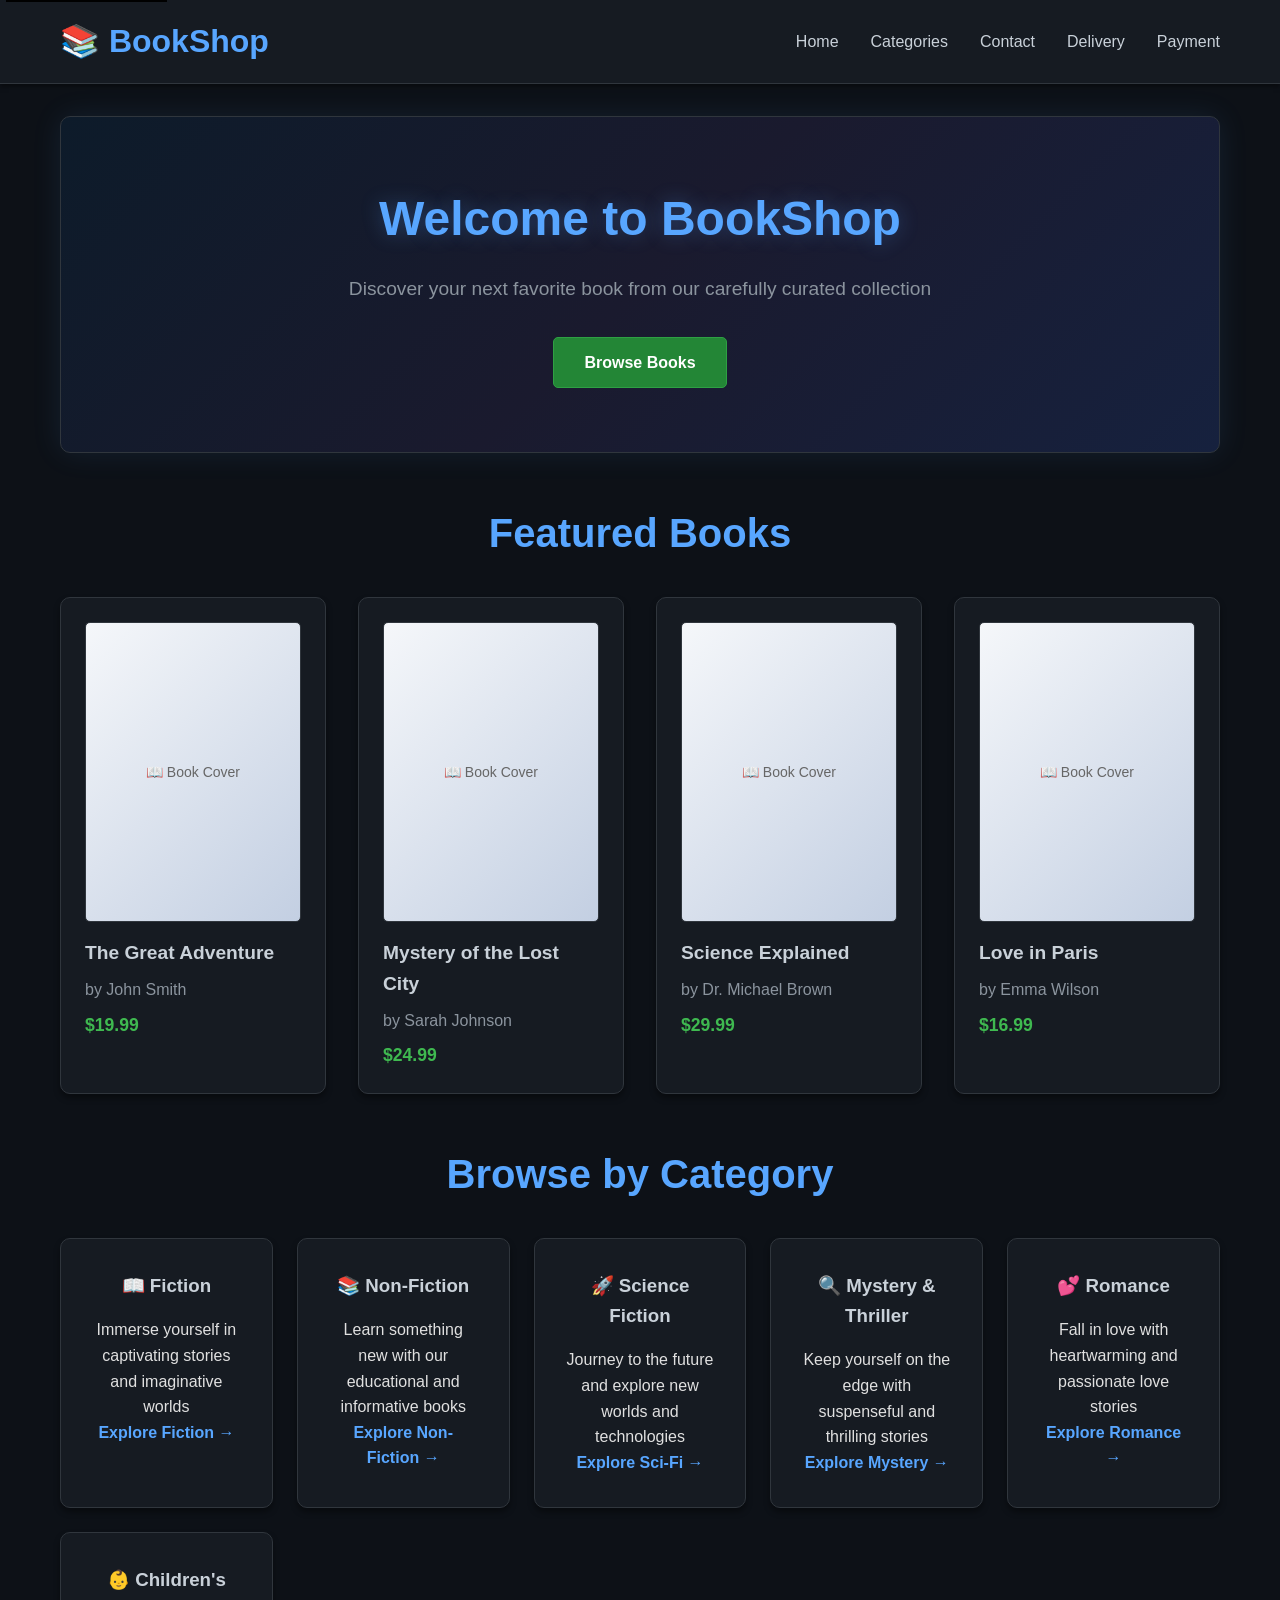
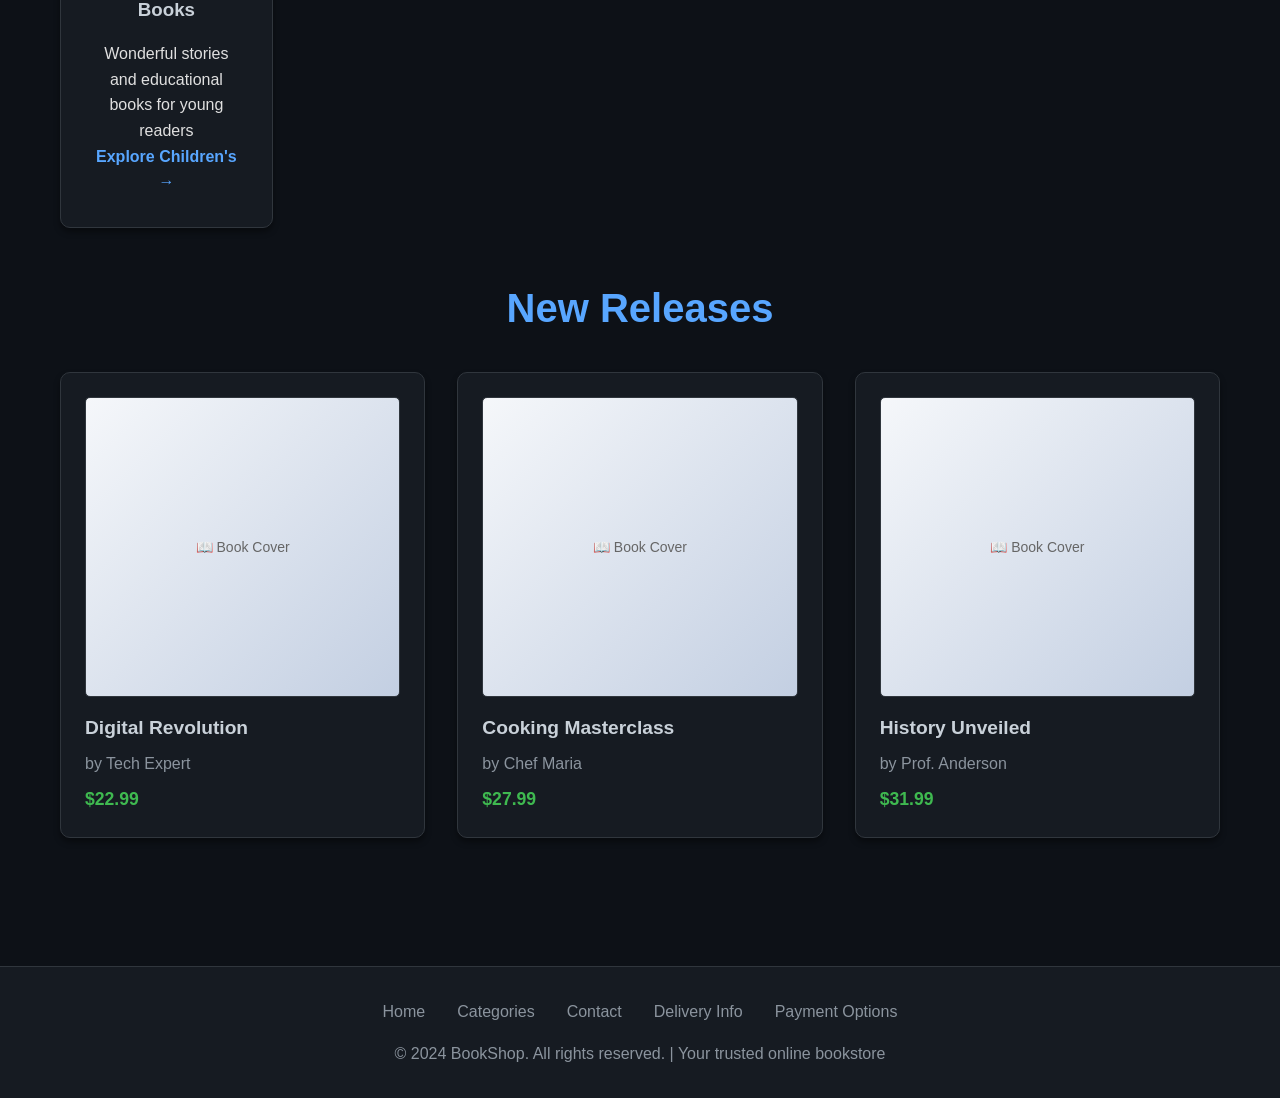
<file: index.html>
<!DOCTYPE html>
<html lang="en">
<head>
    <meta charset="UTF-8">
    <meta name="viewport" content="width=device-width, initial-scale=1.0">
    <title>BookShop - Your Literary Adventure Starts Here</title>
    <meta name="description" content="Discover amazing books across all genres. Fiction, non-fiction, science, history and more. Fast delivery and secure payment options.">
    <link rel="stylesheet" href="css/styles.css">
</head>
<body>
    <header>
        <div class="header-container">
            <a href="index.html" class="logo">📚 BookShop</a>
            <nav>
                <ul>
                    <li><a href="index.html">Home</a></li>
                    <li><a href="categories.html">Categories</a></li>
                    <li><a href="contact.html">Contact</a></li>
                    <li><a href="delivery.html">Delivery</a></li>
                    <li><a href="payment.html">Payment</a></li>
                </ul>
            </nav>
        </div>
    </header>

    <main>
        <!-- Hero Section -->
        <section class="hero">
            <h1>Welcome to BookShop</h1>
            <p>Discover your next favorite book from our carefully curated collection</p>
            <a href="categories.html" class="cta-button">Browse Books</a>
        </section>

        <!-- Featured Books Section -->
        <section class="section">
            <h2>Featured Books</h2>
            <div class="book-grid">
                <div class="book-card">
                    <div class="book-cover">Book Cover Image</div>
                    <div class="book-title">The Great Adventure</div>
                    <div class="book-author">by John Smith</div>
                    <div class="book-price">$19.99</div>
                </div>
                <div class="book-card">
                    <div class="book-cover">Book Cover Image</div>
                    <div class="book-title">Mystery of the Lost City</div>
                    <div class="book-author">by Sarah Johnson</div>
                    <div class="book-price">$24.99</div>
                </div>
                <div class="book-card">
                    <div class="book-cover">Book Cover Image</div>
                    <div class="book-title">Science Explained</div>
                    <div class="book-author">by Dr. Michael Brown</div>
                    <div class="book-price">$29.99</div>
                </div>
                <div class="book-card">
                    <div class="book-cover">Book Cover Image</div>
                    <div class="book-title">Love in Paris</div>
                    <div class="book-author">by Emma Wilson</div>
                    <div class="book-price">$16.99</div>
                </div>
            </div>
        </section>

        <!-- Categories Preview -->
        <section class="section">
            <h2>Browse by Category</h2>
            <div class="categories-grid">
                <div class="category-card">
                    <h3>📖 Fiction</h3>
                    <p>Immerse yourself in captivating stories and imaginative worlds</p>
                    <a href="categories.html#fiction">Explore Fiction →</a>
                </div>
                <div class="category-card">
                    <h3>📚 Non-Fiction</h3>
                    <p>Learn something new with our educational and informative books</p>
                    <a href="categories.html#non-fiction">Explore Non-Fiction →</a>
                </div>
                <div class="category-card">
                    <h3>🚀 Science Fiction</h3>
                    <p>Journey to the future and explore new worlds and technologies</p>
                    <a href="categories.html#sci-fi">Explore Sci-Fi →</a>
                </div>
                <div class="category-card">
                    <h3>🔍 Mystery & Thriller</h3>
                    <p>Keep yourself on the edge with suspenseful and thrilling stories</p>
                    <a href="categories.html#mystery">Explore Mystery →</a>
                </div>
                <div class="category-card">
                    <h3>💕 Romance</h3>
                    <p>Fall in love with heartwarming and passionate love stories</p>
                    <a href="categories.html#romance">Explore Romance →</a>
                </div>
                <div class="category-card">
                    <h3>👶 Children's Books</h3>
                    <p>Wonderful stories and educational books for young readers</p>
                    <a href="categories.html#children">Explore Children's →</a>
                </div>
            </div>
        </section>

        <!-- New Releases -->
        <section class="section">
            <h2>New Releases</h2>
            <div class="book-grid">
                <div class="book-card">
                    <div class="book-cover">Book Cover Image</div>
                    <div class="book-title">Digital Revolution</div>
                    <div class="book-author">by Tech Expert</div>
                    <div class="book-price">$22.99</div>
                </div>
                <div class="book-card">
                    <div class="book-cover">Book Cover Image</div>
                    <div class="book-title">Cooking Masterclass</div>
                    <div class="book-author">by Chef Maria</div>
                    <div class="book-price">$27.99</div>
                </div>
                <div class="book-card">
                    <div class="book-cover">Book Cover Image</div>
                    <div class="book-title">History Unveiled</div>
                    <div class="book-author">by Prof. Anderson</div>
                    <div class="book-price">$31.99</div>
                </div>
            </div>
        </section>
    </main>

    <footer>
        <div class="footer-content">
            <div class="footer-links">
                <a href="index.html">Home</a>
                <a href="categories.html">Categories</a>
                <a href="contact.html">Contact</a>
                <a href="delivery.html">Delivery Info</a>
                <a href="payment.html">Payment Options</a>
            </div>
            <p>&copy; 2024 BookShop. All rights reserved. | Your trusted online bookstore</p>
        </div>
    </footer>

    <script src="js/main.js"></script>
</body>
</html>
</file>
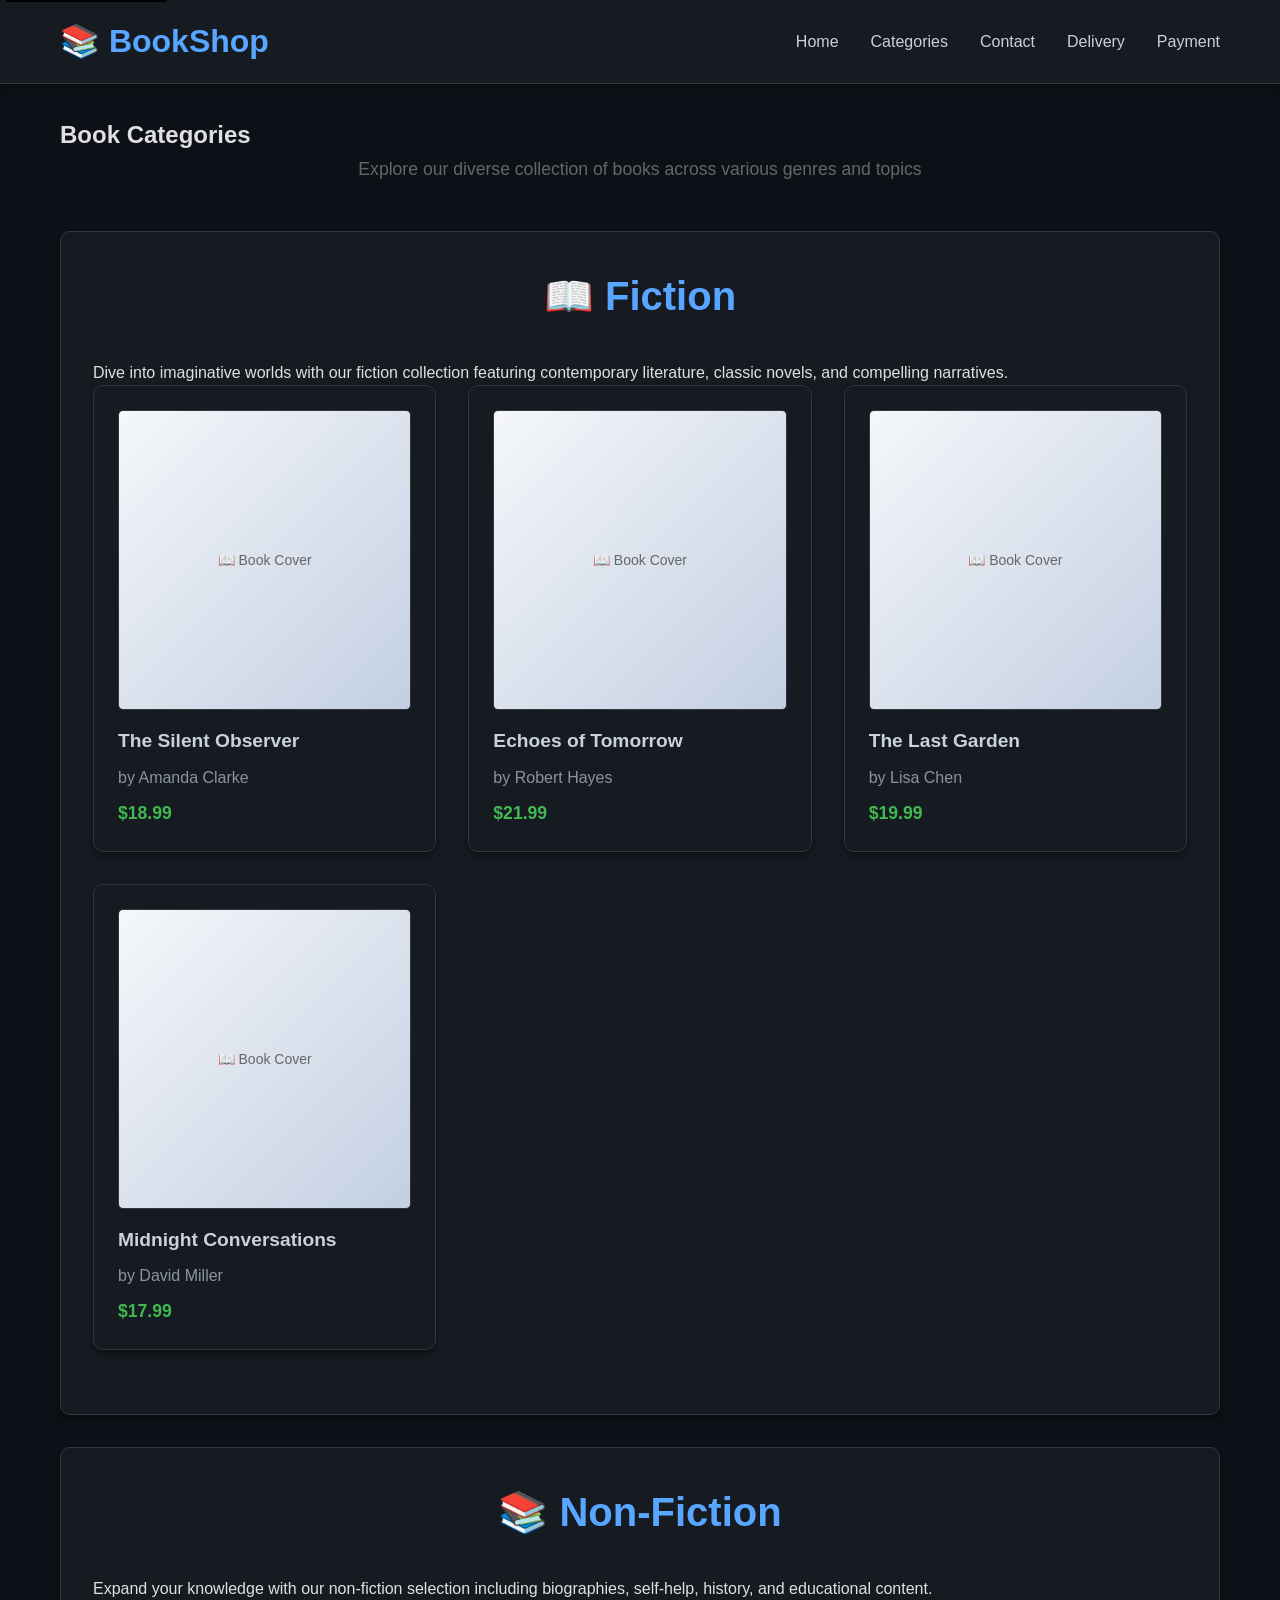
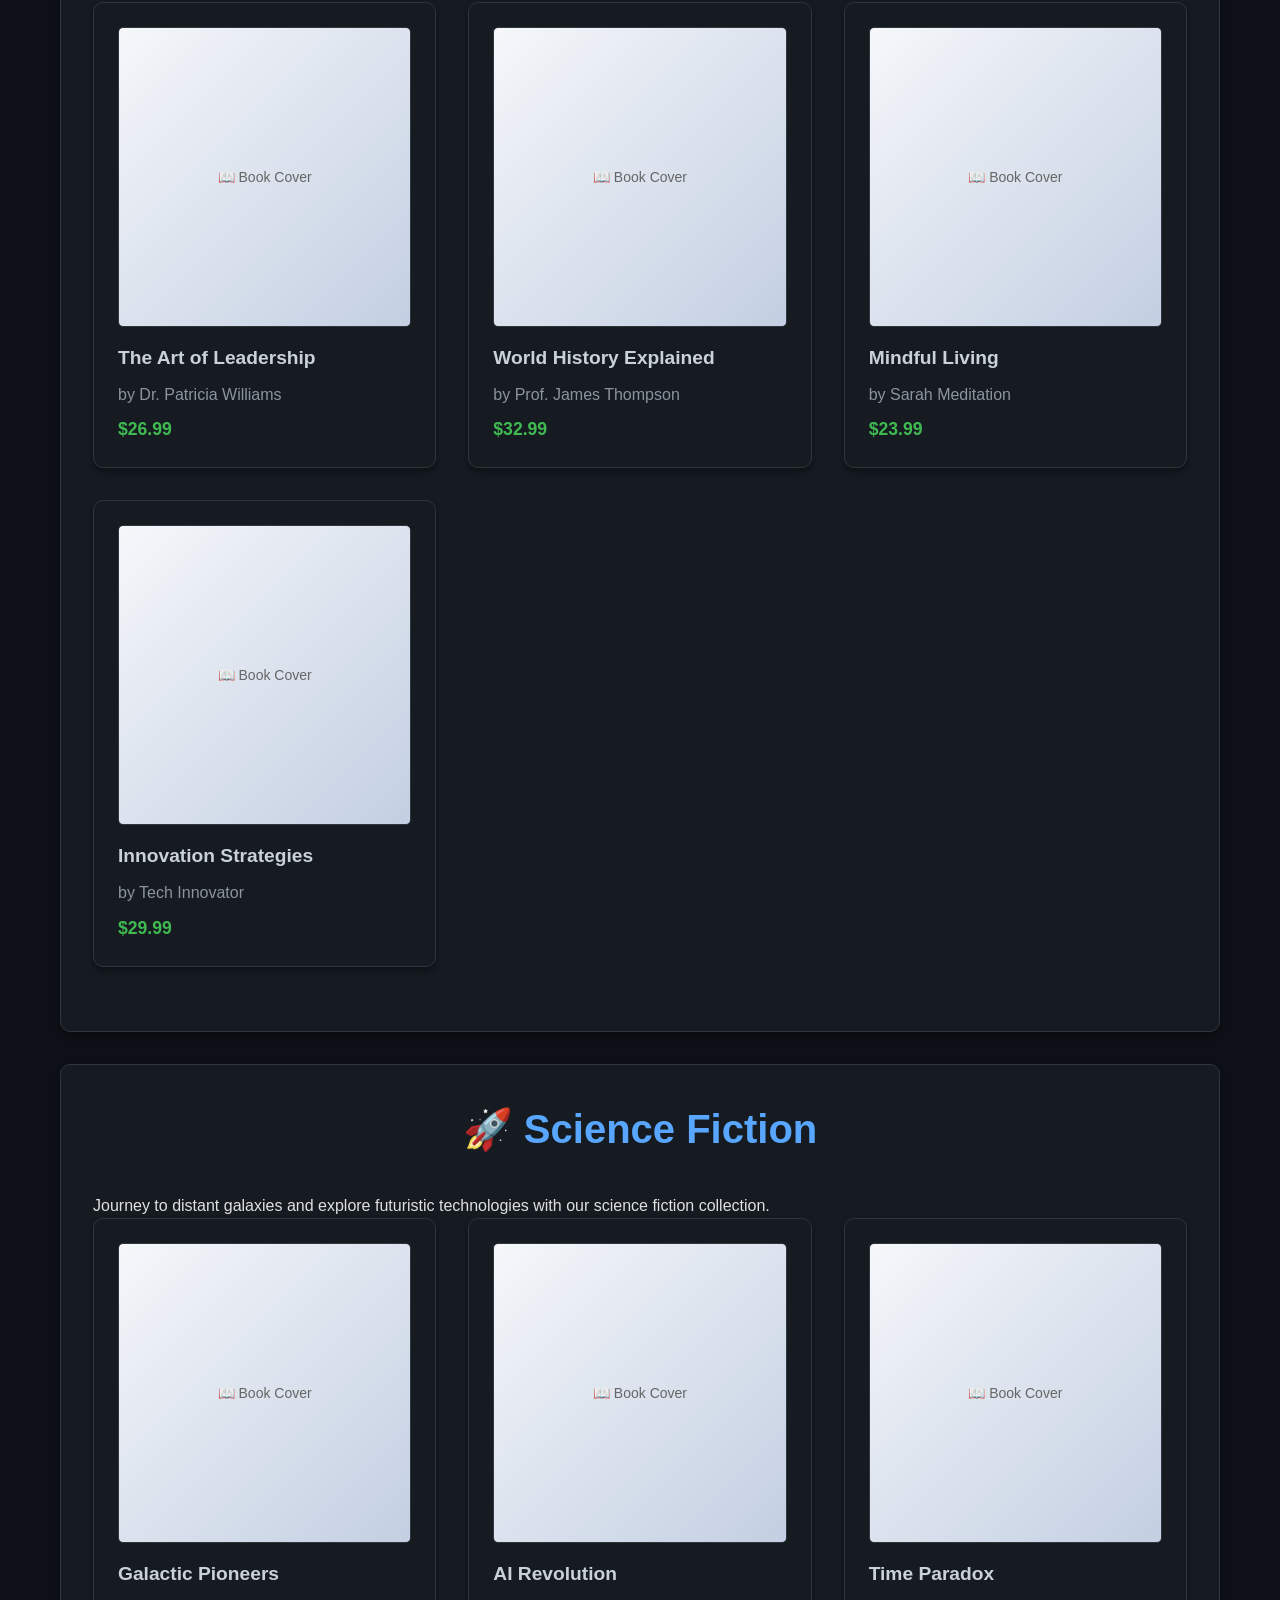
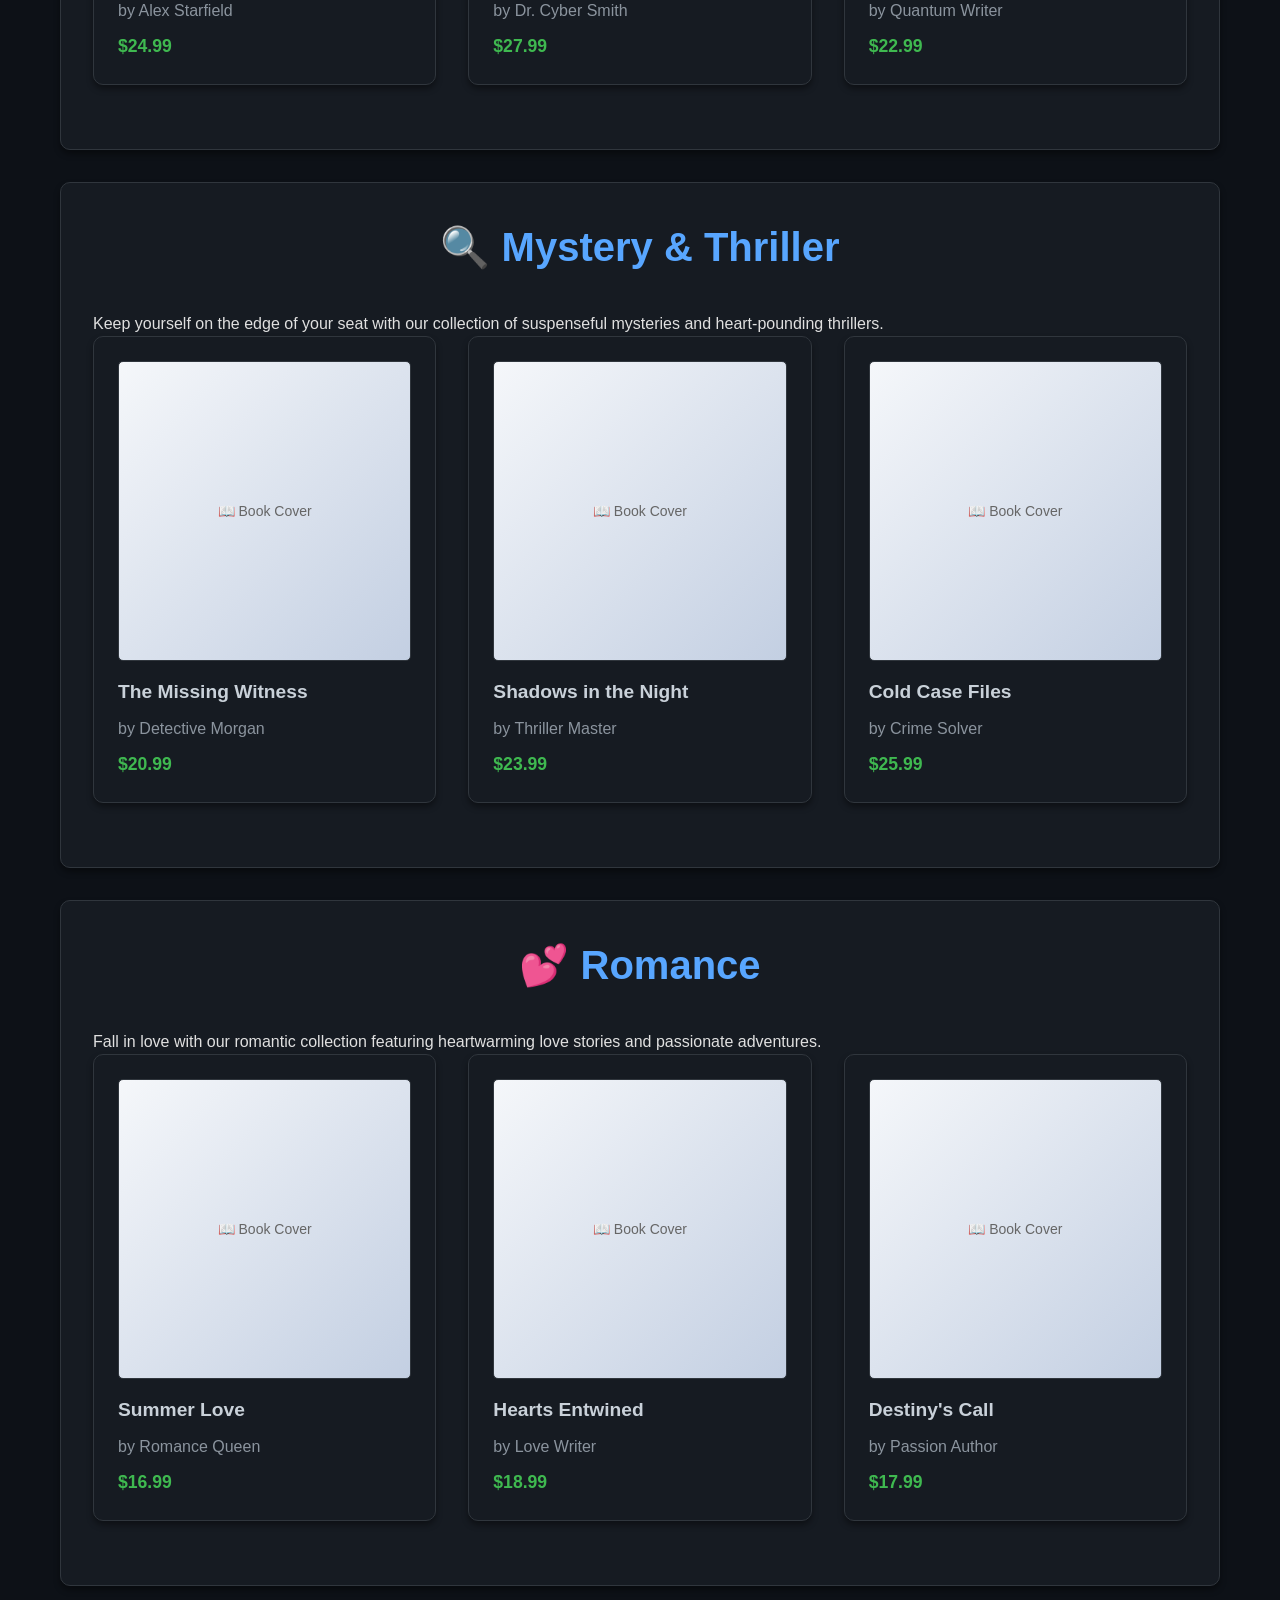
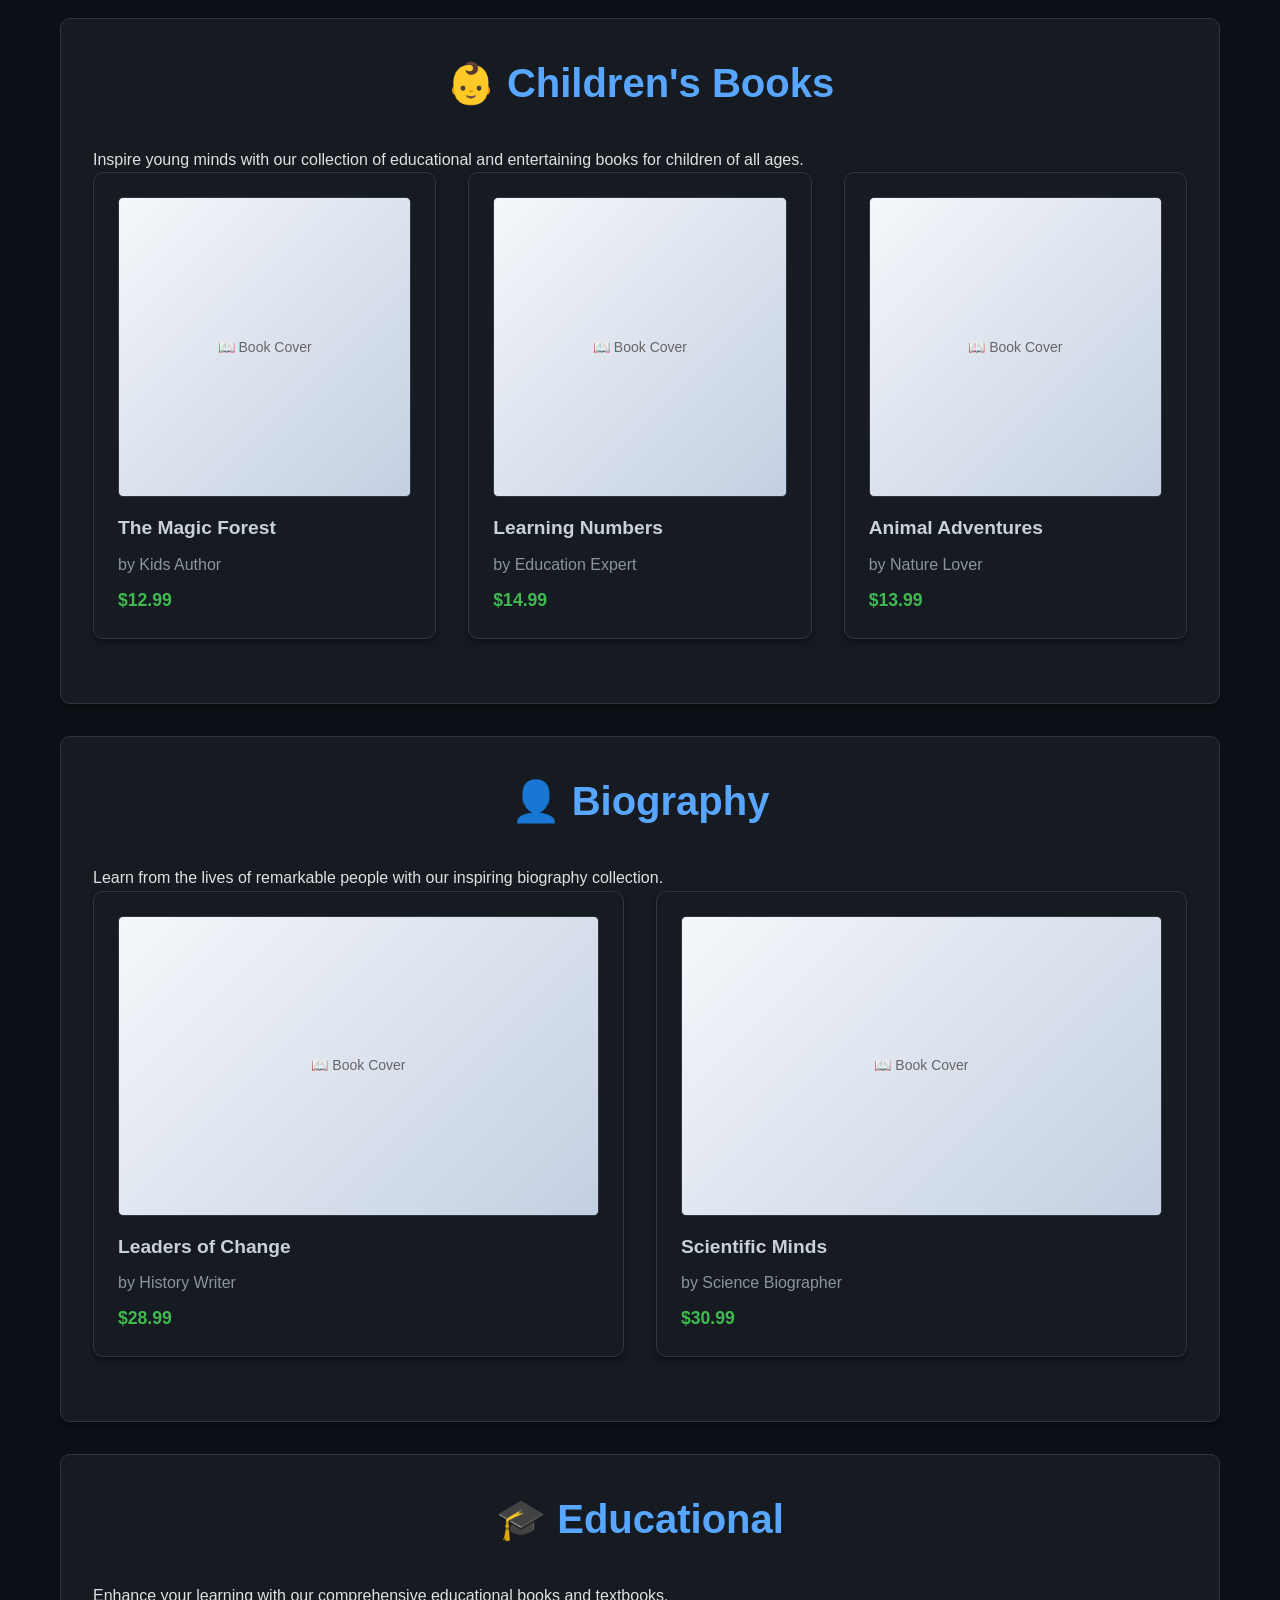
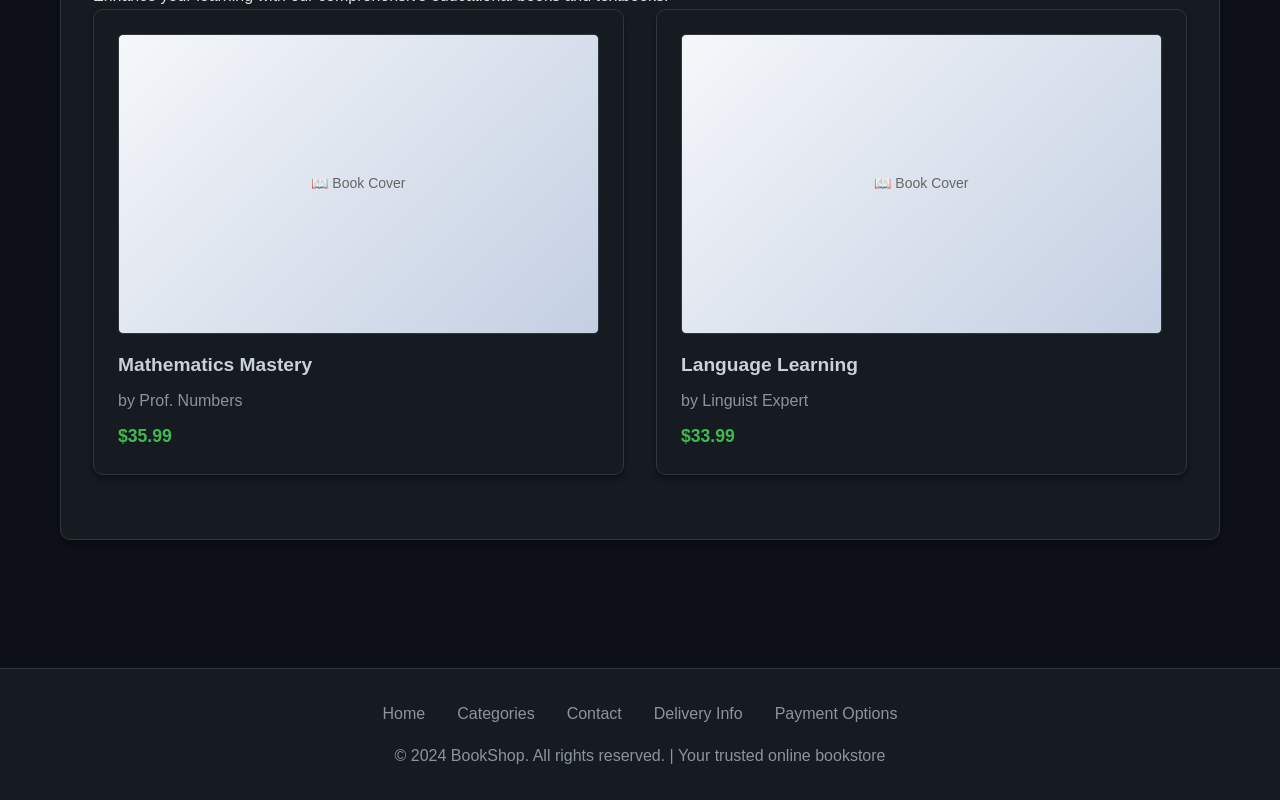
<file: categories.html>
<!DOCTYPE html>
<html lang="en">
<head>
    <meta charset="UTF-8">
    <meta name="viewport" content="width=device-width, initial-scale=1.0">
    <title>Book Categories - BookShop</title>
    <meta name="description" content="Browse our extensive collection of books by category. Fiction, non-fiction, science fiction, mystery, romance, and more.">
    <link rel="stylesheet" href="css/styles.css">
</head>
<body>
    <header>
        <div class="header-container">
            <a href="index.html" class="logo">📚 BookShop</a>
            <nav>
                <ul>
                    <li><a href="index.html">Home</a></li>
                    <li><a href="categories.html">Categories</a></li>
                    <li><a href="contact.html">Contact</a></li>
                    <li><a href="delivery.html">Delivery</a></li>
                    <li><a href="payment.html">Payment</a></li>
                </ul>
            </nav>
        </div>
    </header>

    <main>
        <section class="section">
            <h1>Book Categories</h1>
            <p style="text-align: center; margin-bottom: 3rem; font-size: 1.1rem; color: #666;">
                Explore our diverse collection of books across various genres and topics
            </p>

            <!-- Fiction Category -->
            <div id="fiction" class="info-section">
                <h2>📖 Fiction</h2>
                <p>Dive into imaginative worlds with our fiction collection featuring contemporary literature, classic novels, and compelling narratives.</p>
                <div class="book-grid">
                    <div class="book-card">
                        <div class="book-cover">Book Cover Image</div>
                        <div class="book-title">The Silent Observer</div>
                        <div class="book-author">by Amanda Clarke</div>
                        <div class="book-price">$18.99</div>
                    </div>
                    <div class="book-card">
                        <div class="book-cover">Book Cover Image</div>
                        <div class="book-title">Echoes of Tomorrow</div>
                        <div class="book-author">by Robert Hayes</div>
                        <div class="book-price">$21.99</div>
                    </div>
                    <div class="book-card">
                        <div class="book-cover">Book Cover Image</div>
                        <div class="book-title">The Last Garden</div>
                        <div class="book-author">by Lisa Chen</div>
                        <div class="book-price">$19.99</div>
                    </div>
                    <div class="book-card">
                        <div class="book-cover">Book Cover Image</div>
                        <div class="book-title">Midnight Conversations</div>
                        <div class="book-author">by David Miller</div>
                        <div class="book-price">$17.99</div>
                    </div>
                </div>
            </div>

            <!-- Non-Fiction Category -->
            <div id="non-fiction" class="info-section">
                <h2>📚 Non-Fiction</h2>
                <p>Expand your knowledge with our non-fiction selection including biographies, self-help, history, and educational content.</p>
                <div class="book-grid">
                    <div class="book-card">
                        <div class="book-cover">Book Cover Image</div>
                        <div class="book-title">The Art of Leadership</div>
                        <div class="book-author">by Dr. Patricia Williams</div>
                        <div class="book-price">$26.99</div>
                    </div>
                    <div class="book-card">
                        <div class="book-cover">Book Cover Image</div>
                        <div class="book-title">World History Explained</div>
                        <div class="book-author">by Prof. James Thompson</div>
                        <div class="book-price">$32.99</div>
                    </div>
                    <div class="book-card">
                        <div class="book-cover">Book Cover Image</div>
                        <div class="book-title">Mindful Living</div>
                        <div class="book-author">by Sarah Meditation</div>
                        <div class="book-price">$23.99</div>
                    </div>
                    <div class="book-card">
                        <div class="book-cover">Book Cover Image</div>
                        <div class="book-title">Innovation Strategies</div>
                        <div class="book-author">by Tech Innovator</div>
                        <div class="book-price">$29.99</div>
                    </div>
                </div>
            </div>

            <!-- Science Fiction Category -->
            <div id="sci-fi" class="info-section">
                <h2>🚀 Science Fiction</h2>
                <p>Journey to distant galaxies and explore futuristic technologies with our science fiction collection.</p>
                <div class="book-grid">
                    <div class="book-card">
                        <div class="book-cover">Book Cover Image</div>
                        <div class="book-title">Galactic Pioneers</div>
                        <div class="book-author">by Alex Starfield</div>
                        <div class="book-price">$24.99</div>
                    </div>
                    <div class="book-card">
                        <div class="book-cover">Book Cover Image</div>
                        <div class="book-title">AI Revolution</div>
                        <div class="book-author">by Dr. Cyber Smith</div>
                        <div class="book-price">$27.99</div>
                    </div>
                    <div class="book-card">
                        <div class="book-cover">Book Cover Image</div>
                        <div class="book-title">Time Paradox</div>
                        <div class="book-author">by Quantum Writer</div>
                        <div class="book-price">$22.99</div>
                    </div>
                </div>
            </div>

            <!-- Mystery & Thriller Category -->
            <div id="mystery" class="info-section">
                <h2>🔍 Mystery & Thriller</h2>
                <p>Keep yourself on the edge of your seat with our collection of suspenseful mysteries and heart-pounding thrillers.</p>
                <div class="book-grid">
                    <div class="book-card">
                        <div class="book-cover">Book Cover Image</div>
                        <div class="book-title">The Missing Witness</div>
                        <div class="book-author">by Detective Morgan</div>
                        <div class="book-price">$20.99</div>
                    </div>
                    <div class="book-card">
                        <div class="book-cover">Book Cover Image</div>
                        <div class="book-title">Shadows in the Night</div>
                        <div class="book-author">by Thriller Master</div>
                        <div class="book-price">$23.99</div>
                    </div>
                    <div class="book-card">
                        <div class="book-cover">Book Cover Image</div>
                        <div class="book-title">Cold Case Files</div>
                        <div class="book-author">by Crime Solver</div>
                        <div class="book-price">$25.99</div>
                    </div>
                </div>
            </div>

            <!-- Romance Category -->
            <div id="romance" class="info-section">
                <h2>💕 Romance</h2>
                <p>Fall in love with our romantic collection featuring heartwarming love stories and passionate adventures.</p>
                <div class="book-grid">
                    <div class="book-card">
                        <div class="book-cover">Book Cover Image</div>
                        <div class="book-title">Summer Love</div>
                        <div class="book-author">by Romance Queen</div>
                        <div class="book-price">$16.99</div>
                    </div>
                    <div class="book-card">
                        <div class="book-cover">Book Cover Image</div>
                        <div class="book-title">Hearts Entwined</div>
                        <div class="book-author">by Love Writer</div>
                        <div class="book-price">$18.99</div>
                    </div>
                    <div class="book-card">
                        <div class="book-cover">Book Cover Image</div>
                        <div class="book-title">Destiny's Call</div>
                        <div class="book-author">by Passion Author</div>
                        <div class="book-price">$17.99</div>
                    </div>
                </div>
            </div>

            <!-- Children's Books Category -->
            <div id="children" class="info-section">
                <h2>👶 Children's Books</h2>
                <p>Inspire young minds with our collection of educational and entertaining books for children of all ages.</p>
                <div class="book-grid">
                    <div class="book-card">
                        <div class="book-cover">Book Cover Image</div>
                        <div class="book-title">The Magic Forest</div>
                        <div class="book-author">by Kids Author</div>
                        <div class="book-price">$12.99</div>
                    </div>
                    <div class="book-card">
                        <div class="book-cover">Book Cover Image</div>
                        <div class="book-title">Learning Numbers</div>
                        <div class="book-author">by Education Expert</div>
                        <div class="book-price">$14.99</div>
                    </div>
                    <div class="book-card">
                        <div class="book-cover">Book Cover Image</div>
                        <div class="book-title">Animal Adventures</div>
                        <div class="book-author">by Nature Lover</div>
                        <div class="book-price">$13.99</div>
                    </div>
                </div>
            </div>

            <!-- Biography Category -->
            <div id="biography" class="info-section">
                <h2>👤 Biography</h2>
                <p>Learn from the lives of remarkable people with our inspiring biography collection.</p>
                <div class="book-grid">
                    <div class="book-card">
                        <div class="book-cover">Book Cover Image</div>
                        <div class="book-title">Leaders of Change</div>
                        <div class="book-author">by History Writer</div>
                        <div class="book-price">$28.99</div>
                    </div>
                    <div class="book-card">
                        <div class="book-cover">Book Cover Image</div>
                        <div class="book-title">Scientific Minds</div>
                        <div class="book-author">by Science Biographer</div>
                        <div class="book-price">$30.99</div>
                    </div>
                </div>
            </div>

            <!-- Educational Category -->
            <div id="educational" class="info-section">
                <h2>🎓 Educational</h2>
                <p>Enhance your learning with our comprehensive educational books and textbooks.</p>
                <div class="book-grid">
                    <div class="book-card">
                        <div class="book-cover">Book Cover Image</div>
                        <div class="book-title">Mathematics Mastery</div>
                        <div class="book-author">by Prof. Numbers</div>
                        <div class="book-price">$35.99</div>
                    </div>
                    <div class="book-card">
                        <div class="book-cover">Book Cover Image</div>
                        <div class="book-title">Language Learning</div>
                        <div class="book-author">by Linguist Expert</div>
                        <div class="book-price">$33.99</div>
                    </div>
                </div>
            </div>
        </section>
    </main>

    <footer>
        <div class="footer-content">
            <div class="footer-links">
                <a href="index.html">Home</a>
                <a href="categories.html">Categories</a>
                <a href="contact.html">Contact</a>
                <a href="delivery.html">Delivery Info</a>
                <a href="payment.html">Payment Options</a>
            </div>
            <p>&copy; 2024 BookShop. All rights reserved. | Your trusted online bookstore</p>
        </div>
    </footer>

    <script src="js/main.js"></script>
</body>
</html>
</file>
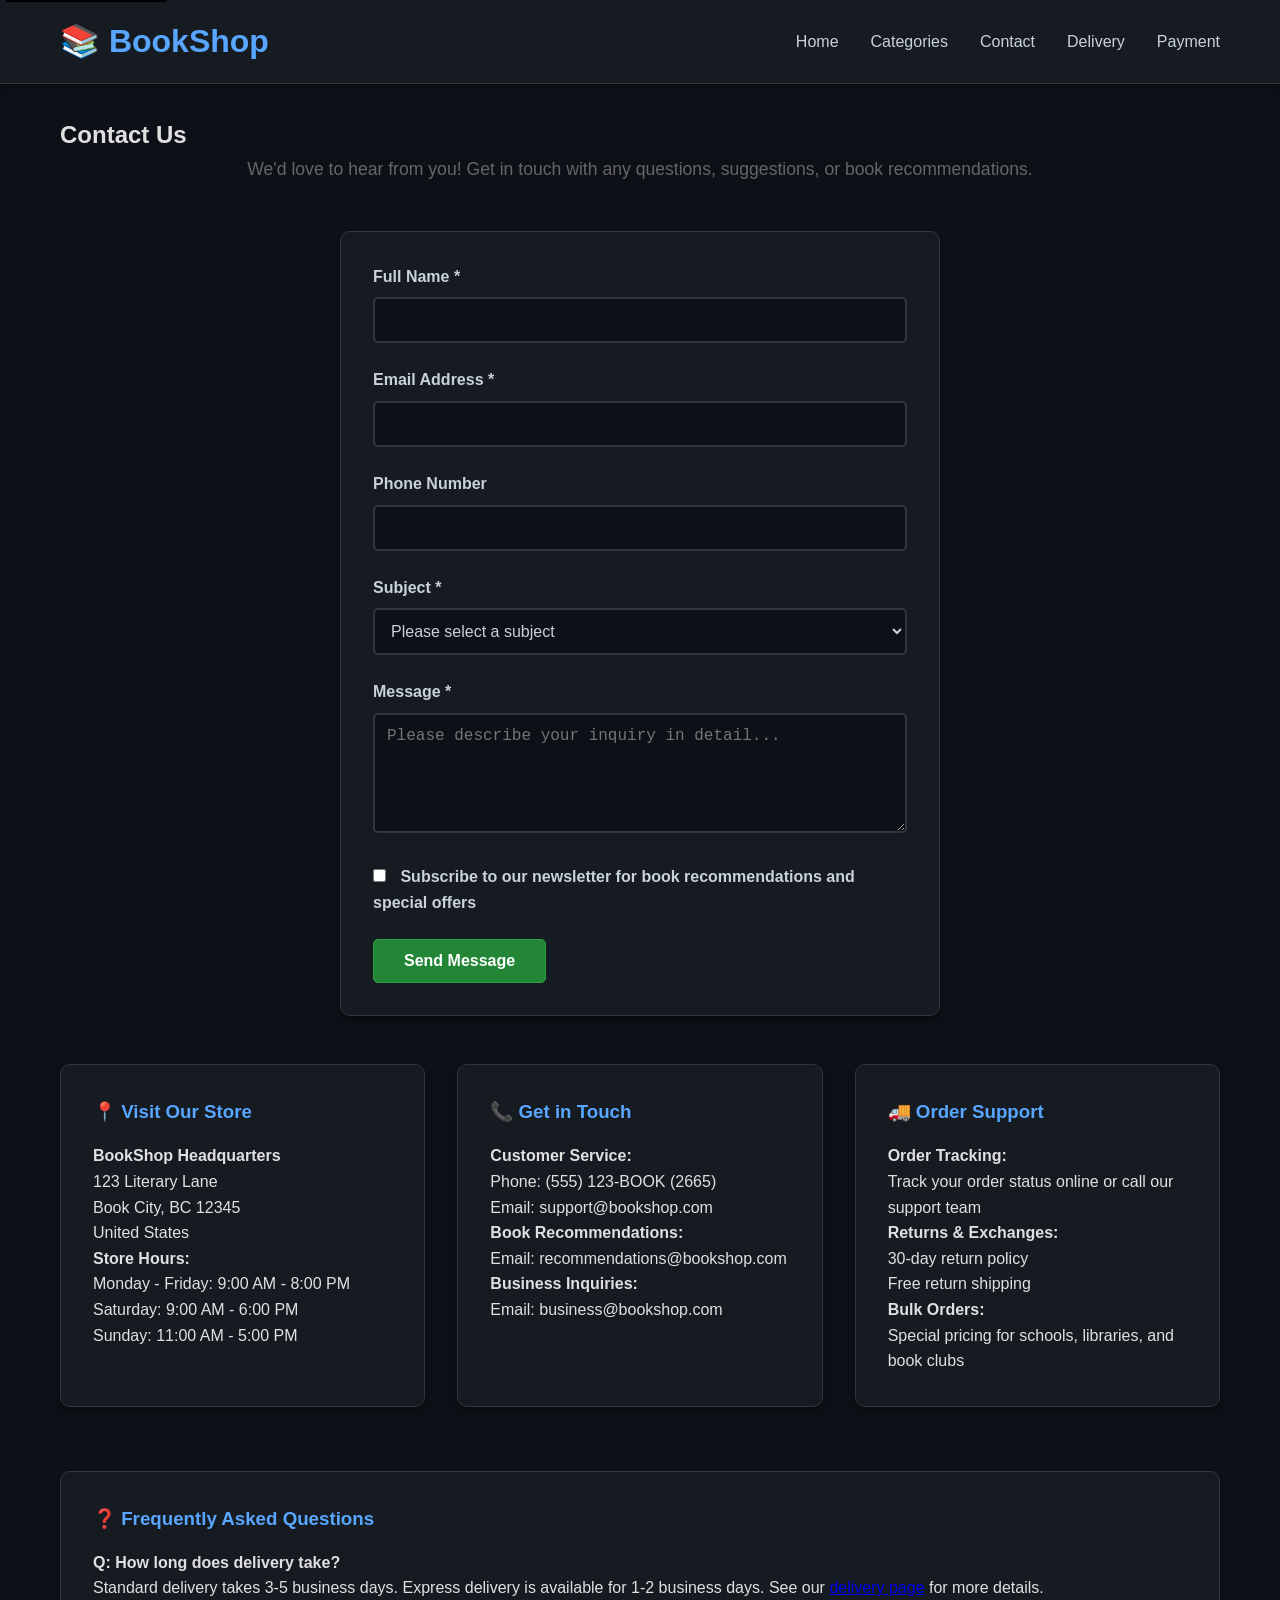
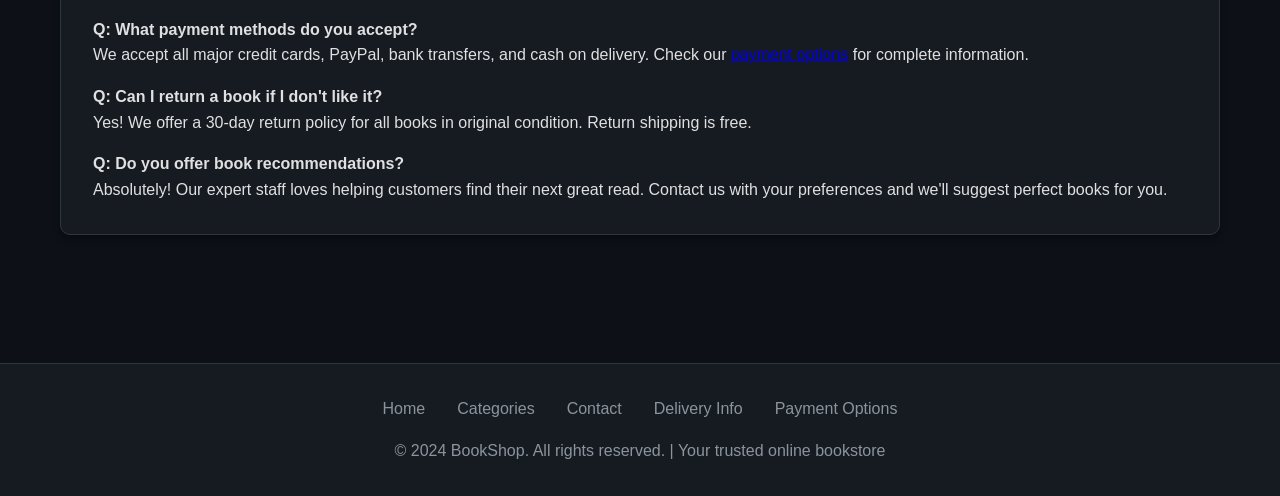
<file: contact.html>
<!DOCTYPE html>
<html lang="en">
<head>
    <meta charset="UTF-8">
    <meta name="viewport" content="width=device-width, initial-scale=1.0">
    <title>Contact Us - BookShop</title>
    <meta name="description" content="Get in touch with BookShop. We're here to help with your book orders, questions, and recommendations.">
    <link rel="stylesheet" href="css/styles.css">
</head>
<body>
    <header>
        <div class="header-container">
            <a href="index.html" class="logo">📚 BookShop</a>
            <nav>
                <ul>
                    <li><a href="index.html">Home</a></li>
                    <li><a href="categories.html">Categories</a></li>
                    <li><a href="contact.html">Contact</a></li>
                    <li><a href="delivery.html">Delivery</a></li>
                    <li><a href="payment.html">Payment</a></li>
                </ul>
            </nav>
        </div>
    </header>

    <main>
        <section class="section">
            <h1>Contact Us</h1>
            <p style="text-align: center; margin-bottom: 3rem; font-size: 1.1rem; color: #666;">
                We'd love to hear from you! Get in touch with any questions, suggestions, or book recommendations.
            </p>

            <div class="form-container">
                <form id="contactForm" action="#" method="POST">
                    <div class="form-group">
                        <label for="name">Full Name *</label>
                        <input type="text" id="name" name="name" required>
                    </div>

                    <div class="form-group">
                        <label for="email">Email Address *</label>
                        <input type="email" id="email" name="email" required>
                    </div>

                    <div class="form-group">
                        <label for="phone">Phone Number</label>
                        <input type="tel" id="phone" name="phone">
                    </div>

                    <div class="form-group">
                        <label for="subject">Subject *</label>
                        <select id="subject" name="subject" required>
                            <option value="">Please select a subject</option>
                            <option value="general">General Inquiry</option>
                            <option value="order">Order Question</option>
                            <option value="recommendation">Book Recommendation</option>
                            <option value="delivery">Delivery Issue</option>
                            <option value="payment">Payment Problem</option>
                            <option value="return">Return/Exchange</option>
                            <option value="feedback">Feedback</option>
                            <option value="other">Other</option>
                        </select>
                    </div>

                    <div class="form-group">
                        <label for="message">Message *</label>
                        <textarea id="message" name="message" placeholder="Please describe your inquiry in detail..." required></textarea>
                    </div>

                    <div class="form-group">
                        <label>
                            <input type="checkbox" id="newsletter" name="newsletter" style="width: auto; margin-right: 10px;">
                            Subscribe to our newsletter for book recommendations and special offers
                        </label>
                    </div>

                    <button type="submit" class="submit-btn">Send Message</button>
                </form>

                <div id="formMessage" style="margin-top: 1rem; padding: 1rem; border-radius: 5px; display: none;"></div>
            </div>

            <!-- Contact Information -->
            <div style="display: grid; grid-template-columns: repeat(auto-fit, minmax(300px, 1fr)); gap: 2rem; margin-top: 3rem;">
                <div class="info-section">
                    <h3>📍 Visit Our Store</h3>
                    <p><strong>BookShop Headquarters</strong></p>
                    <p>123 Literary Lane<br>
                    Book City, BC 12345<br>
                    United States</p>
                    <p><strong>Store Hours:</strong><br>
                    Monday - Friday: 9:00 AM - 8:00 PM<br>
                    Saturday: 9:00 AM - 6:00 PM<br>
                    Sunday: 11:00 AM - 5:00 PM</p>
                </div>

                <div class="info-section">
                    <h3>📞 Get in Touch</h3>
                    <p><strong>Customer Service:</strong><br>
                    Phone: (555) 123-BOOK (2665)<br>
                    Email: support@bookshop.com</p>
                    
                    <p><strong>Book Recommendations:</strong><br>
                    Email: recommendations@bookshop.com</p>
                    
                    <p><strong>Business Inquiries:</strong><br>
                    Email: business@bookshop.com</p>
                </div>

                <div class="info-section">
                    <h3>🚚 Order Support</h3>
                    <p><strong>Order Tracking:</strong><br>
                    Track your order status online or call our support team</p>
                    
                    <p><strong>Returns & Exchanges:</strong><br>
                    30-day return policy<br>
                    Free return shipping</p>
                    
                    <p><strong>Bulk Orders:</strong><br>
                    Special pricing for schools, libraries, and book clubs</p>
                </div>
            </div>

            <!-- FAQ Section -->
            <div class="info-section" style="margin-top: 2rem;">
                <h3>❓ Frequently Asked Questions</h3>
                <div style="display: grid; gap: 1rem;">
                    <div>
                        <strong>Q: How long does delivery take?</strong>
                        <p>Standard delivery takes 3-5 business days. Express delivery is available for 1-2 business days. See our <a href="delivery.html">delivery page</a> for more details.</p>
                    </div>
                    <div>
                        <strong>Q: What payment methods do you accept?</strong>
                        <p>We accept all major credit cards, PayPal, bank transfers, and cash on delivery. Check our <a href="payment.html">payment options</a> for complete information.</p>
                    </div>
                    <div>
                        <strong>Q: Can I return a book if I don't like it?</strong>
                        <p>Yes! We offer a 30-day return policy for all books in original condition. Return shipping is free.</p>
                    </div>
                    <div>
                        <strong>Q: Do you offer book recommendations?</strong>
                        <p>Absolutely! Our expert staff loves helping customers find their next great read. Contact us with your preferences and we'll suggest perfect books for you.</p>
                    </div>
                </div>
            </div>
        </section>
    </main>

    <footer>
        <div class="footer-content">
            <div class="footer-links">
                <a href="index.html">Home</a>
                <a href="categories.html">Categories</a>
                <a href="contact.html">Contact</a>
                <a href="delivery.html">Delivery Info</a>
                <a href="payment.html">Payment Options</a>
            </div>
            <p>&copy; 2024 BookShop. All rights reserved. | Your trusted online bookstore</p>
        </div>
    </footer>

    <script src="js/main.js"></script>
</body>
</html>
</file>
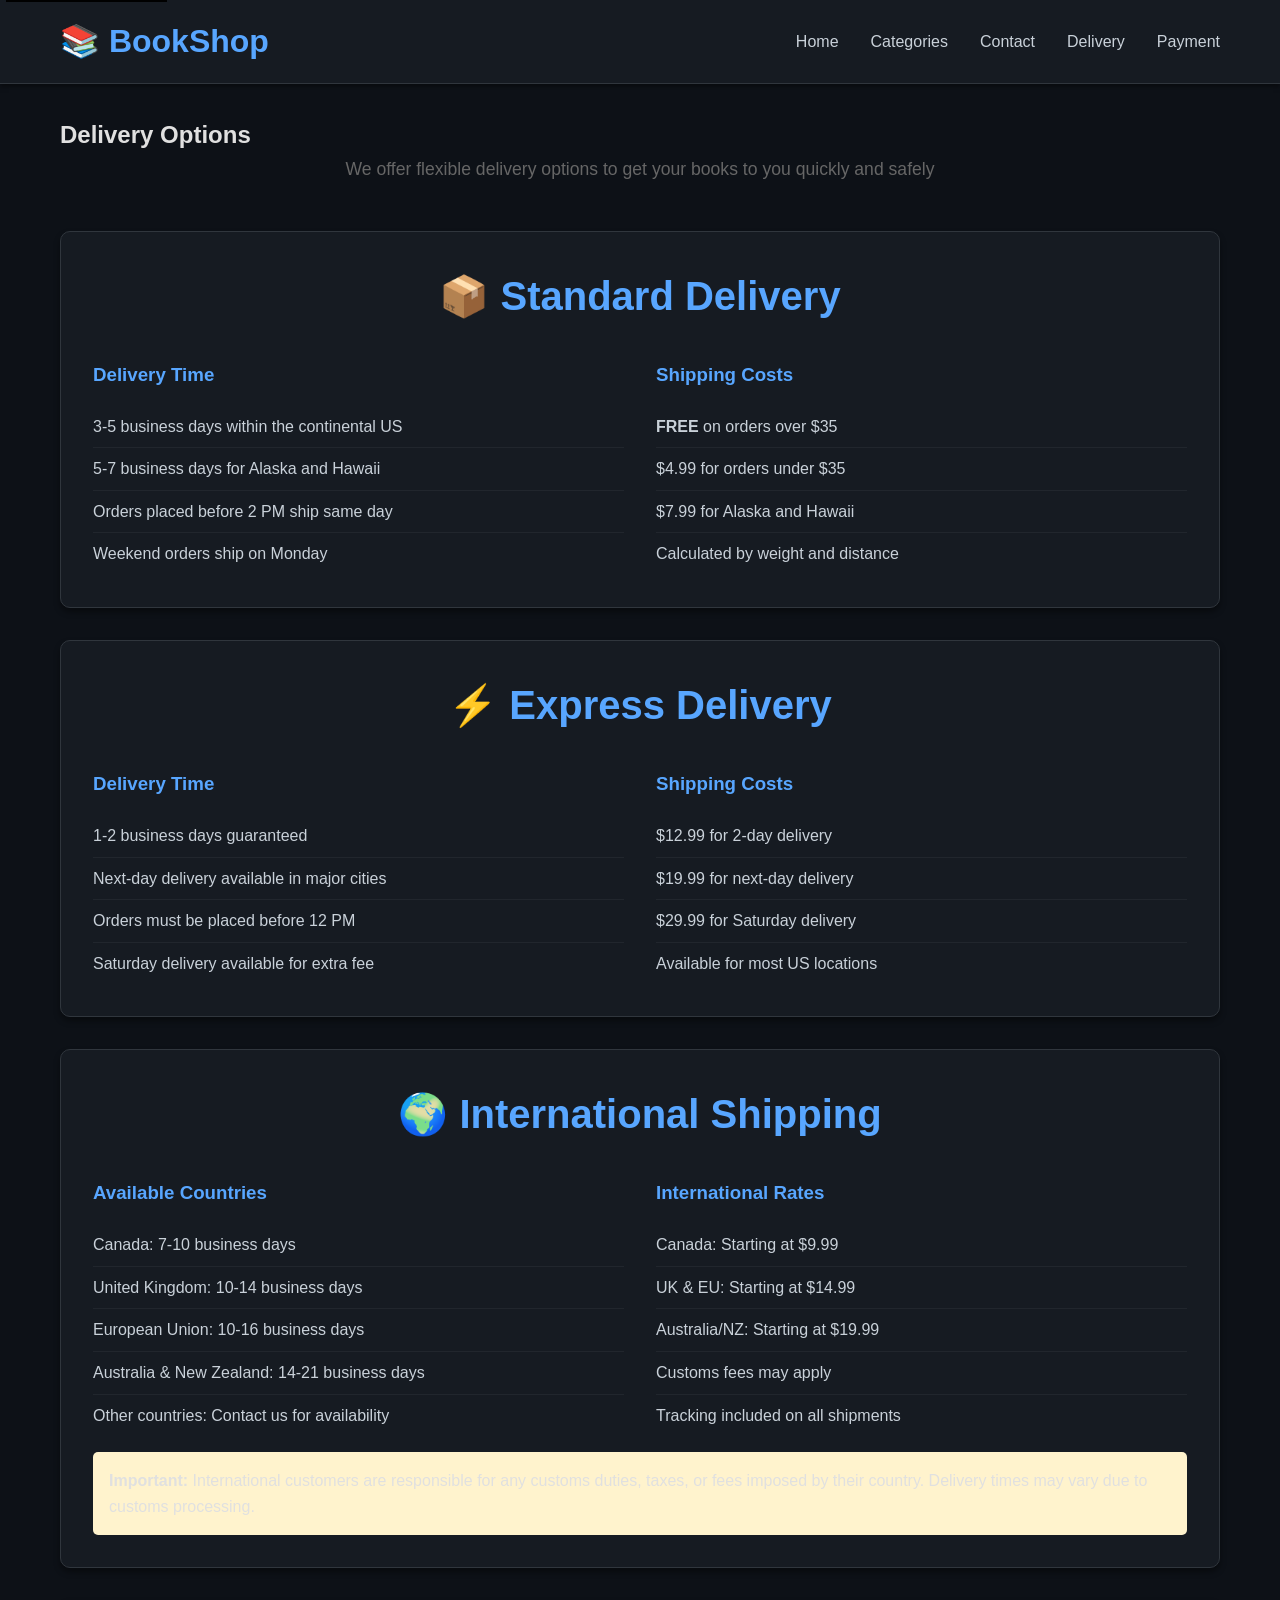
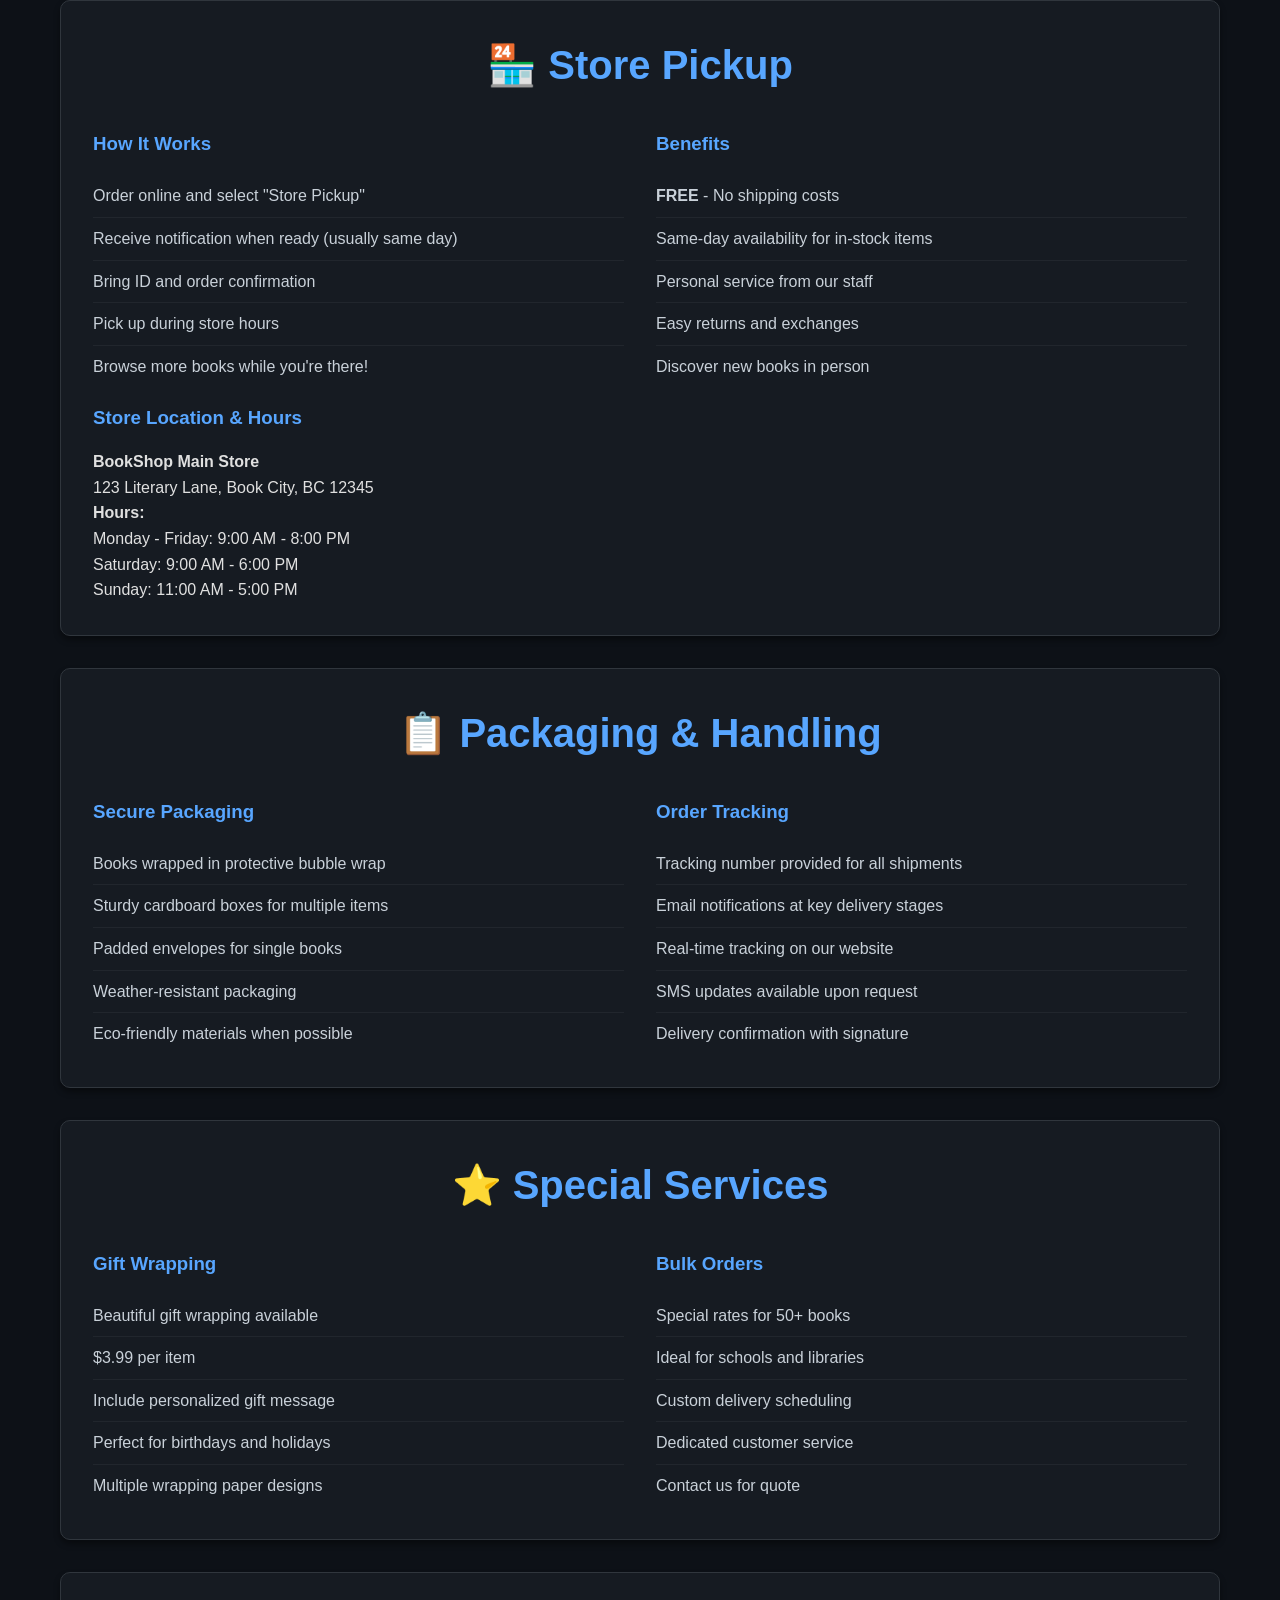
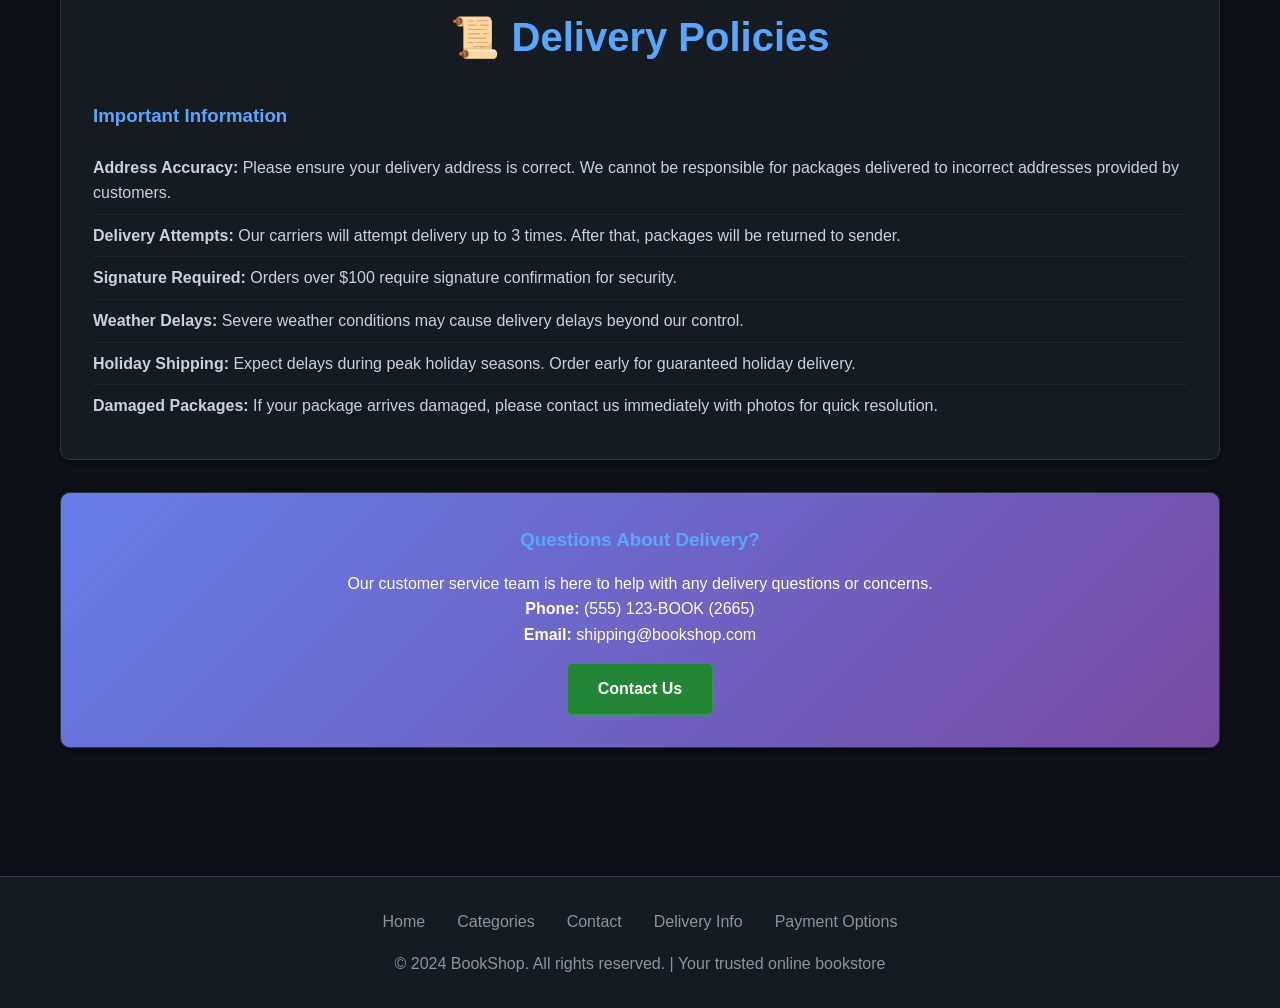
<file: delivery.html>
<!DOCTYPE html>
<html lang="en">
<head>
    <meta charset="UTF-8">
    <meta name="viewport" content="width=device-width, initial-scale=1.0">
    <title>Delivery Options - BookShop</title>
    <meta name="description" content="Learn about BookShop's delivery options including standard shipping, express delivery, international shipping, and store pickup.">
    <link rel="stylesheet" href="css/styles.css">
</head>
<body>
    <header>
        <div class="header-container">
            <a href="index.html" class="logo">📚 BookShop</a>
            <nav>
                <ul>
                    <li><a href="index.html">Home</a></li>
                    <li><a href="categories.html">Categories</a></li>
                    <li><a href="contact.html">Contact</a></li>
                    <li><a href="delivery.html">Delivery</a></li>
                    <li><a href="payment.html">Payment</a></li>
                </ul>
            </nav>
        </div>
    </header>

    <main>
        <section class="section">
            <h1>Delivery Options</h1>
            <p style="text-align: center; margin-bottom: 3rem; font-size: 1.1rem; color: #666;">
                We offer flexible delivery options to get your books to you quickly and safely
            </p>

            <!-- Standard Delivery -->
            <div class="info-section">
                <h2>📦 Standard Delivery</h2>
                <div style="display: grid; grid-template-columns: repeat(auto-fit, minmax(300px, 1fr)); gap: 2rem;">
                    <div>
                        <h3>Delivery Time</h3>
                        <ul>
                            <li>3-5 business days within the continental US</li>
                            <li>5-7 business days for Alaska and Hawaii</li>
                            <li>Orders placed before 2 PM ship same day</li>
                            <li>Weekend orders ship on Monday</li>
                        </ul>
                    </div>
                    <div>
                        <h3>Shipping Costs</h3>
                        <ul>
                            <li><strong>FREE</strong> on orders over $35</li>
                            <li>$4.99 for orders under $35</li>
                            <li>$7.99 for Alaska and Hawaii</li>
                            <li>Calculated by weight and distance</li>
                        </ul>
                    </div>
                </div>
            </div>

            <!-- Express Delivery -->
            <div class="info-section">
                <h2>⚡ Express Delivery</h2>
                <div style="display: grid; grid-template-columns: repeat(auto-fit, minmax(300px, 1fr)); gap: 2rem;">
                    <div>
                        <h3>Delivery Time</h3>
                        <ul>
                            <li>1-2 business days guaranteed</li>
                            <li>Next-day delivery available in major cities</li>
                            <li>Orders must be placed before 12 PM</li>
                            <li>Saturday delivery available for extra fee</li>
                        </ul>
                    </div>
                    <div>
                        <h3>Shipping Costs</h3>
                        <ul>
                            <li>$12.99 for 2-day delivery</li>
                            <li>$19.99 for next-day delivery</li>
                            <li>$29.99 for Saturday delivery</li>
                            <li>Available for most US locations</li>
                        </ul>
                    </div>
                </div>
            </div>

            <!-- International Shipping -->
            <div class="info-section">
                <h2>🌍 International Shipping</h2>
                <div style="display: grid; grid-template-columns: repeat(auto-fit, minmax(300px, 1fr)); gap: 2rem;">
                    <div>
                        <h3>Available Countries</h3>
                        <ul>
                            <li>Canada: 7-10 business days</li>
                            <li>United Kingdom: 10-14 business days</li>
                            <li>European Union: 10-16 business days</li>
                            <li>Australia & New Zealand: 14-21 business days</li>
                            <li>Other countries: Contact us for availability</li>
                        </ul>
                    </div>
                    <div>
                        <h3>International Rates</h3>
                        <ul>
                            <li>Canada: Starting at $9.99</li>
                            <li>UK & EU: Starting at $14.99</li>
                            <li>Australia/NZ: Starting at $19.99</li>
                            <li>Customs fees may apply</li>
                            <li>Tracking included on all shipments</li>
                        </ul>
                    </div>
                </div>
                <div style="margin-top: 1rem; padding: 1rem; background-color: #fff3cd; border-radius: 5px;">
                    <strong>Important:</strong> International customers are responsible for any customs duties, taxes, or fees imposed by their country. Delivery times may vary due to customs processing.
                </div>
            </div>

            <!-- Store Pickup -->
            <div class="info-section">
                <h2>🏪 Store Pickup</h2>
                <div style="display: grid; grid-template-columns: repeat(auto-fit, minmax(300px, 1fr)); gap: 2rem;">
                    <div>
                        <h3>How It Works</h3>
                        <ul>
                            <li>Order online and select "Store Pickup"</li>
                            <li>Receive notification when ready (usually same day)</li>
                            <li>Bring ID and order confirmation</li>
                            <li>Pick up during store hours</li>
                            <li>Browse more books while you're there!</li>
                        </ul>
                    </div>
                    <div>
                        <h3>Benefits</h3>
                        <ul>
                            <li><strong>FREE</strong> - No shipping costs</li>
                            <li>Same-day availability for in-stock items</li>
                            <li>Personal service from our staff</li>
                            <li>Easy returns and exchanges</li>
                            <li>Discover new books in person</li>
                        </ul>
                    </div>
                </div>
                <div style="margin-top: 1rem;">
                    <h3>Store Location & Hours</h3>
                    <p><strong>BookShop Main Store</strong><br>
                    123 Literary Lane, Book City, BC 12345</p>
                    <p><strong>Hours:</strong><br>
                    Monday - Friday: 9:00 AM - 8:00 PM<br>
                    Saturday: 9:00 AM - 6:00 PM<br>
                    Sunday: 11:00 AM - 5:00 PM</p>
                </div>
            </div>

            <!-- Packaging & Handling -->
            <div class="info-section">
                <h2>📋 Packaging & Handling</h2>
                <div style="display: grid; grid-template-columns: repeat(auto-fit, minmax(300px, 1fr)); gap: 2rem;">
                    <div>
                        <h3>Secure Packaging</h3>
                        <ul>
                            <li>Books wrapped in protective bubble wrap</li>
                            <li>Sturdy cardboard boxes for multiple items</li>
                            <li>Padded envelopes for single books</li>
                            <li>Weather-resistant packaging</li>
                            <li>Eco-friendly materials when possible</li>
                        </ul>
                    </div>
                    <div>
                        <h3>Order Tracking</h3>
                        <ul>
                            <li>Tracking number provided for all shipments</li>
                            <li>Email notifications at key delivery stages</li>
                            <li>Real-time tracking on our website</li>
                            <li>SMS updates available upon request</li>
                            <li>Delivery confirmation with signature</li>
                        </ul>
                    </div>
                </div>
            </div>

            <!-- Special Services -->
            <div class="info-section">
                <h2>⭐ Special Services</h2>
                <div style="display: grid; grid-template-columns: repeat(auto-fit, minmax(300px, 1fr)); gap: 2rem;">
                    <div>
                        <h3>Gift Wrapping</h3>
                        <ul>
                            <li>Beautiful gift wrapping available</li>
                            <li>$3.99 per item</li>
                            <li>Include personalized gift message</li>
                            <li>Perfect for birthdays and holidays</li>
                            <li>Multiple wrapping paper designs</li>
                        </ul>
                    </div>
                    <div>
                        <h3>Bulk Orders</h3>
                        <ul>
                            <li>Special rates for 50+ books</li>
                            <li>Ideal for schools and libraries</li>
                            <li>Custom delivery scheduling</li>
                            <li>Dedicated customer service</li>
                            <li>Contact us for quote</li>
                        </ul>
                    </div>
                </div>
            </div>

            <!-- Delivery Policies -->
            <div class="info-section">
                <h2>📜 Delivery Policies</h2>
                <div>
                    <h3>Important Information</h3>
                    <ul>
                        <li><strong>Address Accuracy:</strong> Please ensure your delivery address is correct. We cannot be responsible for packages delivered to incorrect addresses provided by customers.</li>
                        <li><strong>Delivery Attempts:</strong> Our carriers will attempt delivery up to 3 times. After that, packages will be returned to sender.</li>
                        <li><strong>Signature Required:</strong> Orders over $100 require signature confirmation for security.</li>
                        <li><strong>Weather Delays:</strong> Severe weather conditions may cause delivery delays beyond our control.</li>
                        <li><strong>Holiday Shipping:</strong> Expect delays during peak holiday seasons. Order early for guaranteed holiday delivery.</li>
                        <li><strong>Damaged Packages:</strong> If your package arrives damaged, please contact us immediately with photos for quick resolution.</li>
                    </ul>
                </div>
            </div>

            <!-- Contact for Delivery Questions -->
            <div class="info-section" style="text-align: center; background: linear-gradient(135deg, #667eea 0%, #764ba2 100%); color: white;">
                <h3>Questions About Delivery?</h3>
                <p>Our customer service team is here to help with any delivery questions or concerns.</p>
                <p><strong>Phone:</strong> (555) 123-BOOK (2665)<br>
                <strong>Email:</strong> shipping@bookshop.com</p>
                <a href="contact.html" class="cta-button" style="margin-top: 1rem; display: inline-block;">Contact Us</a>
            </div>
        </section>
    </main>

    <footer>
        <div class="footer-content">
            <div class="footer-links">
                <a href="index.html">Home</a>
                <a href="categories.html">Categories</a>
                <a href="contact.html">Contact</a>
                <a href="delivery.html">Delivery Info</a>
                <a href="payment.html">Payment Options</a>
            </div>
            <p>&copy; 2024 BookShop. All rights reserved. | Your trusted online bookstore</p>
        </div>
    </footer>

    <script src="js/main.js"></script>
</body>
</html>
</file>
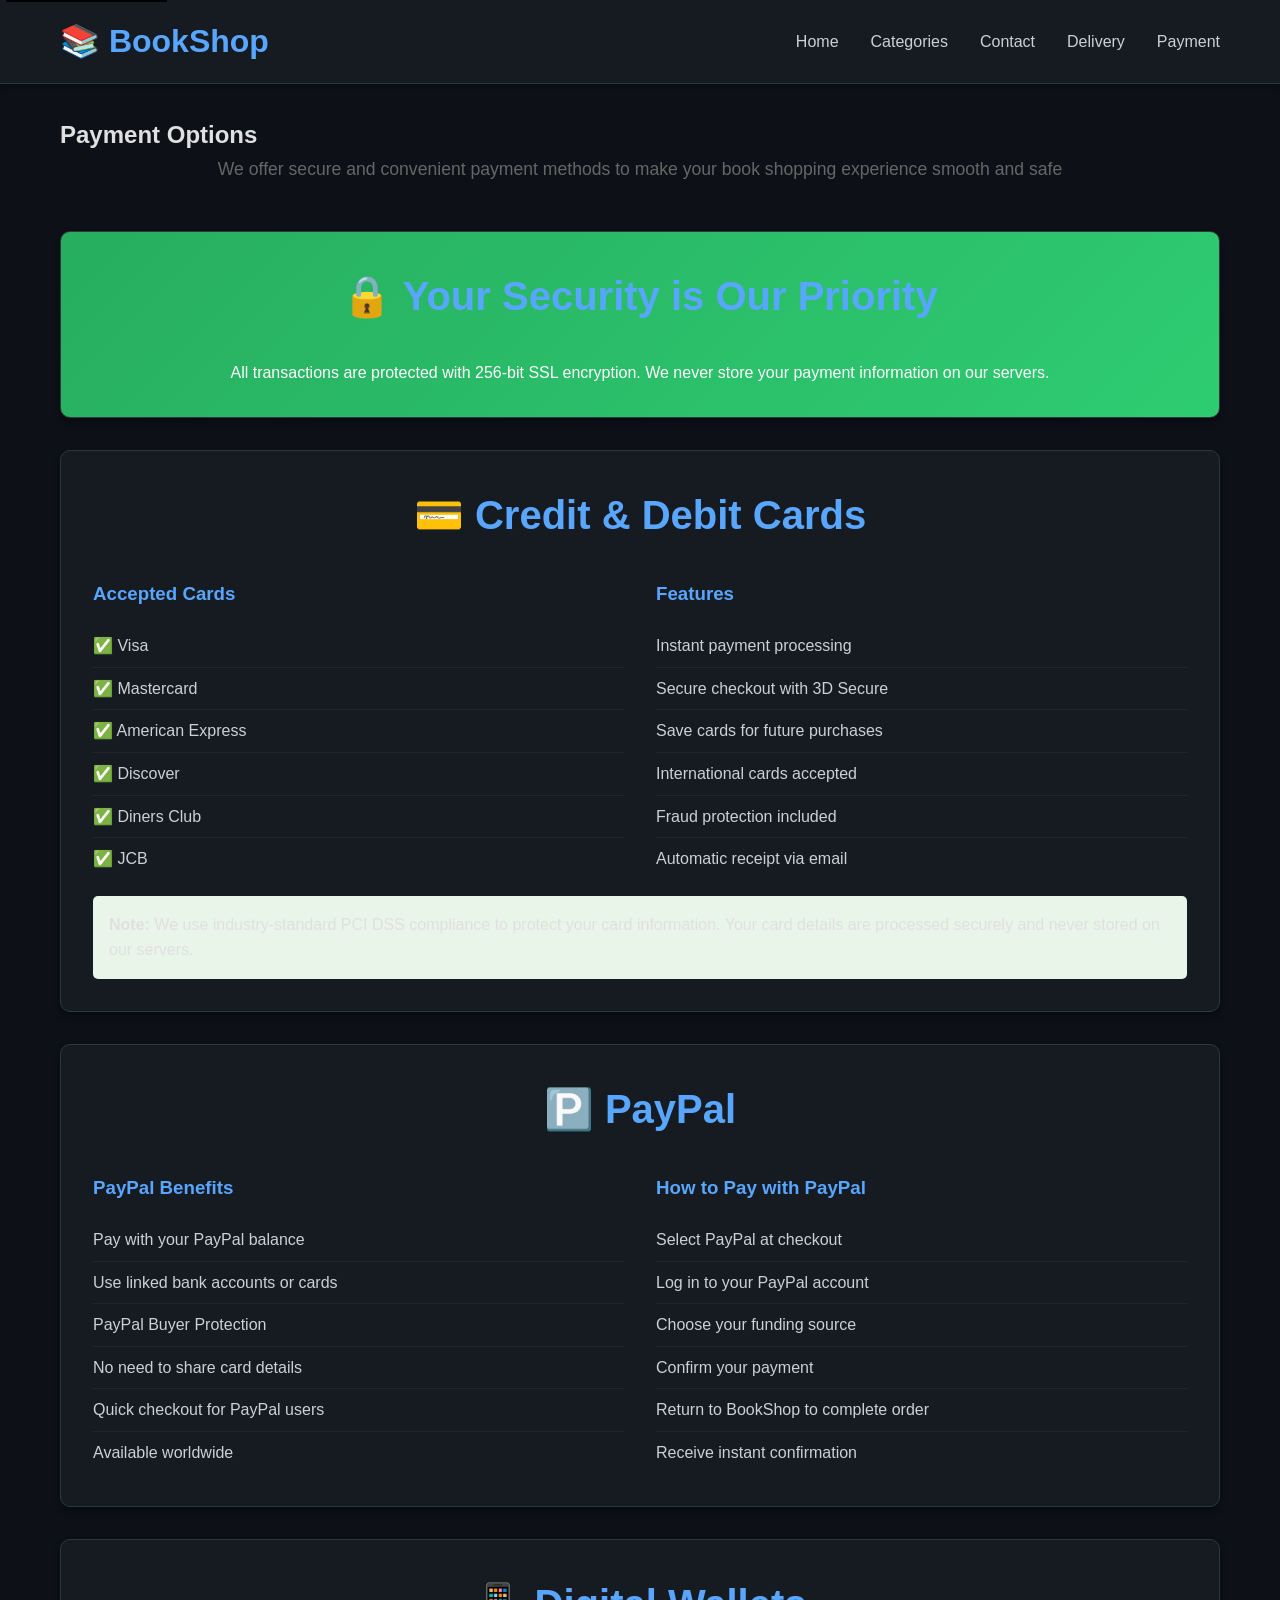
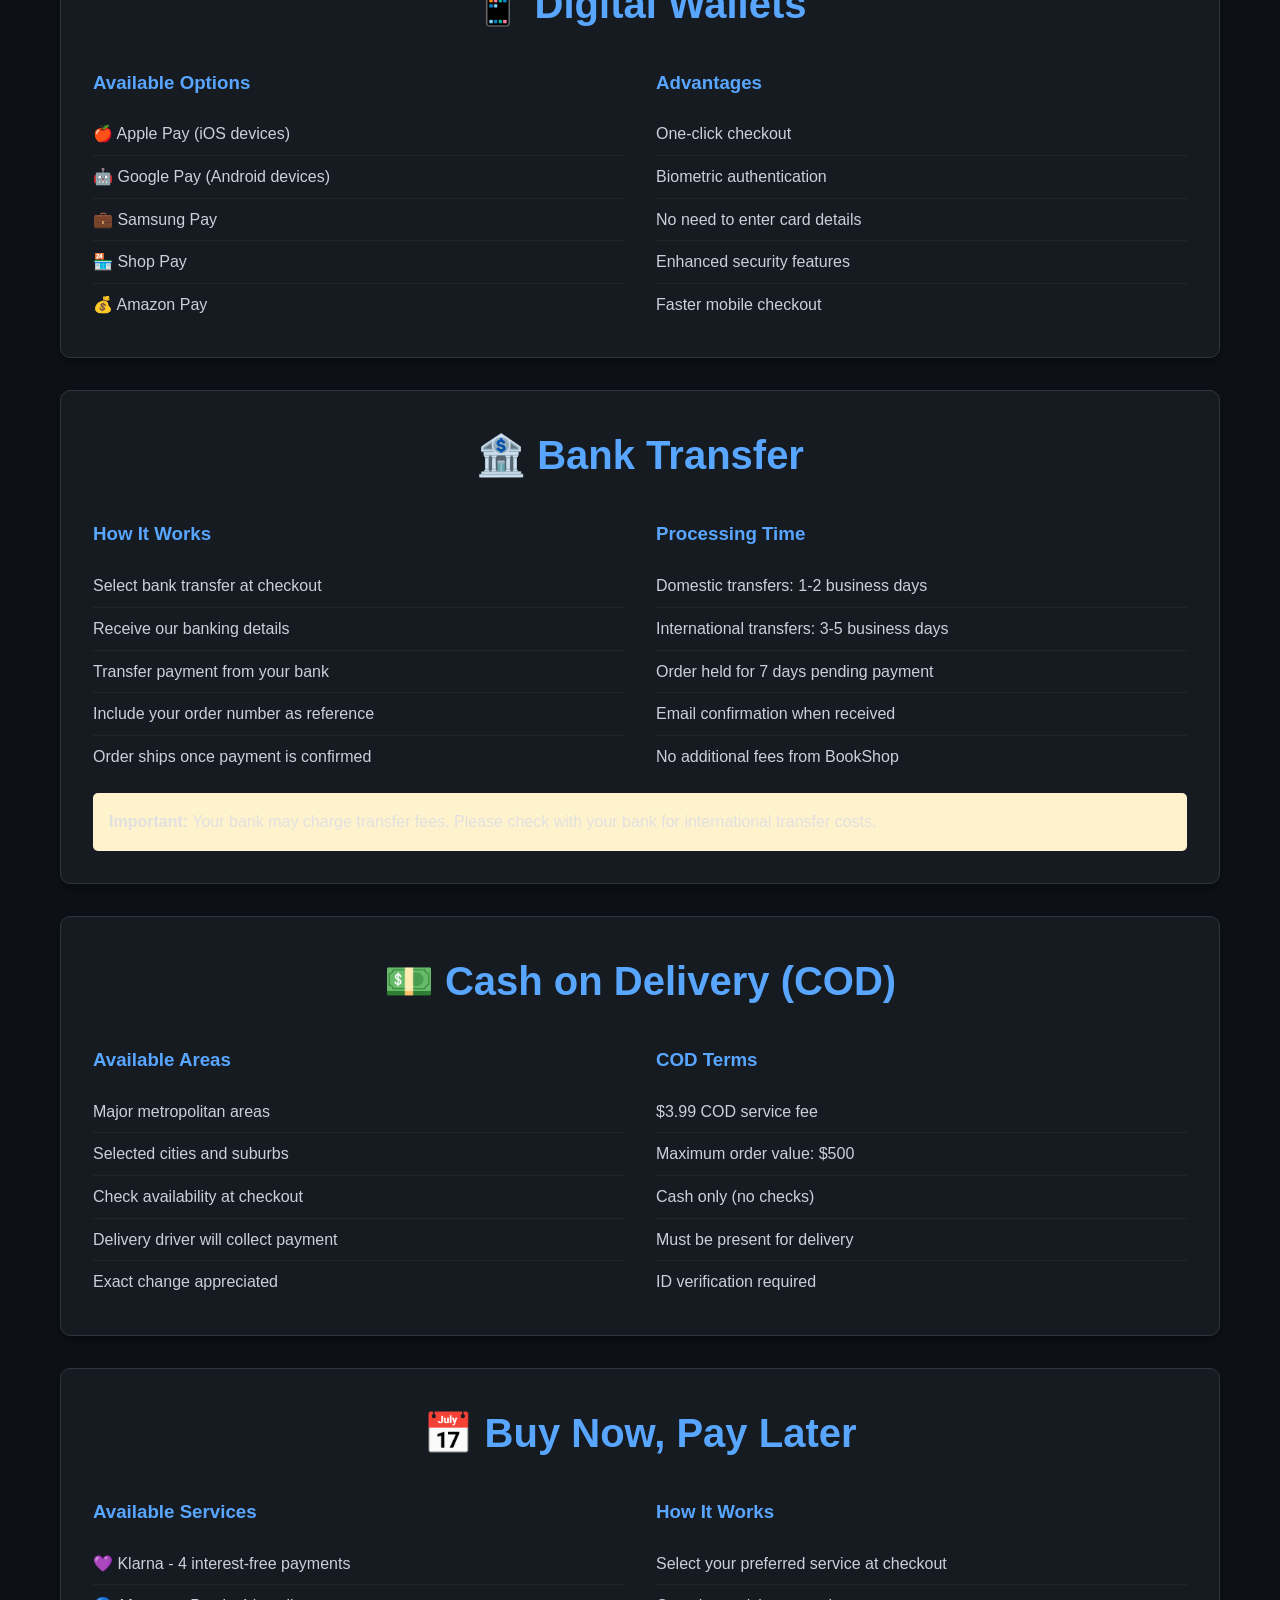
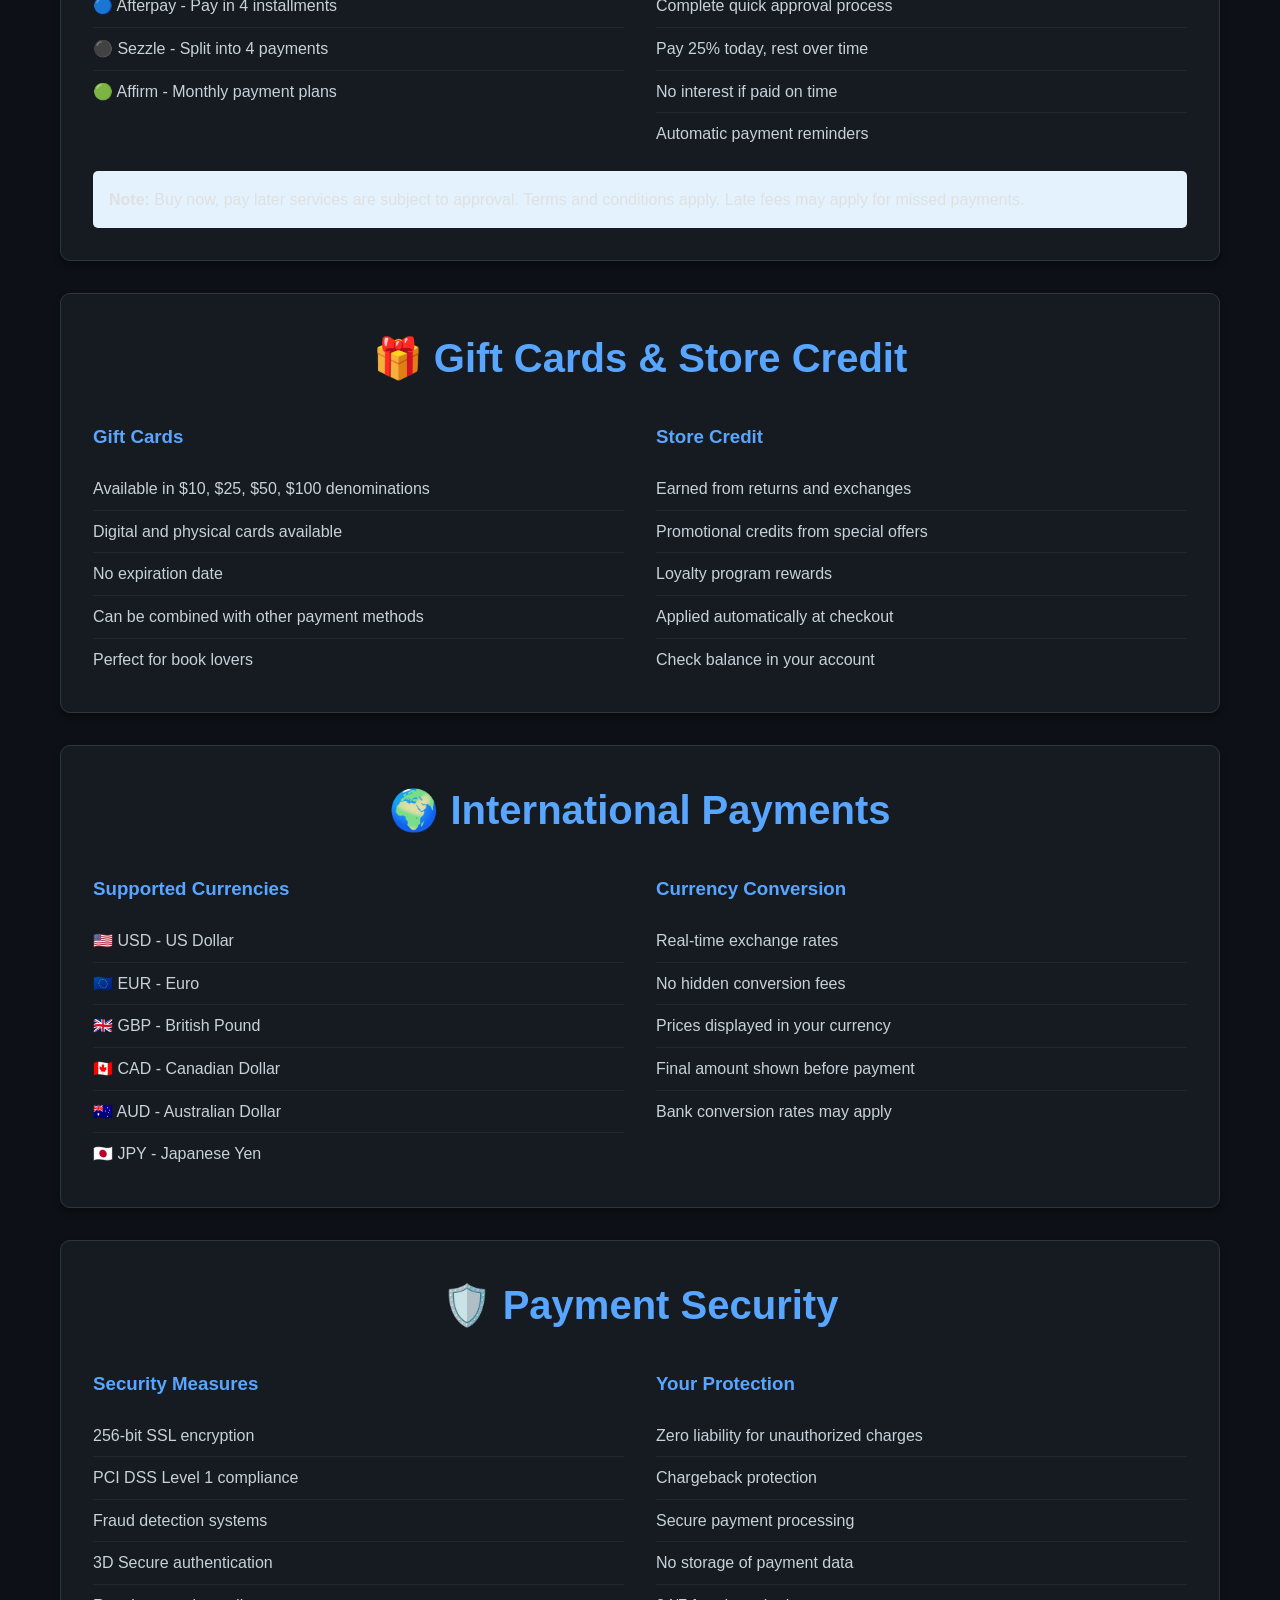
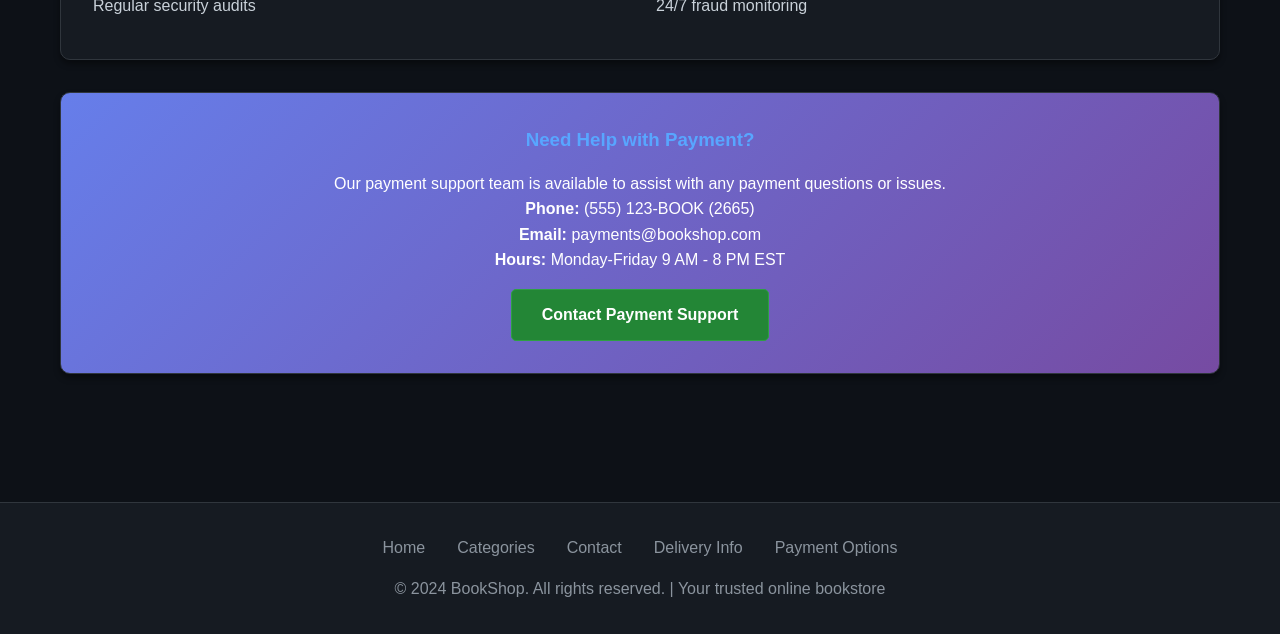
<file: payment.html>
<!DOCTYPE html>
<html lang="en">
<head>
    <meta charset="UTF-8">
    <meta name="viewport" content="width=device-width, initial-scale=1.0">
    <title>Payment Options - BookShop</title>
    <meta name="description" content="Secure payment options at BookShop including credit cards, PayPal, bank transfers, and cash on delivery. Safe and convenient checkout.">
    <link rel="stylesheet" href="css/styles.css">
</head>
<body>
    <header>
        <div class="header-container">
            <a href="index.html" class="logo">📚 BookShop</a>
            <nav>
                <ul>
                    <li><a href="index.html">Home</a></li>
                    <li><a href="categories.html">Categories</a></li>
                    <li><a href="contact.html">Contact</a></li>
                    <li><a href="delivery.html">Delivery</a></li>
                    <li><a href="payment.html">Payment</a></li>
                </ul>
            </nav>
        </div>
    </header>

    <main>
        <section class="section">
            <h1>Payment Options</h1>
            <p style="text-align: center; margin-bottom: 3rem; font-size: 1.1rem; color: #666;">
                We offer secure and convenient payment methods to make your book shopping experience smooth and safe
            </p>

            <!-- Security Notice -->
            <div class="info-section" style="background: linear-gradient(135deg, #27ae60 0%, #2ecc71 100%); color: white; text-align: center;">
                <h2>🔒 Your Security is Our Priority</h2>
                <p>All transactions are protected with 256-bit SSL encryption. We never store your payment information on our servers.</p>
            </div>

            <!-- Credit & Debit Cards -->
            <div class="info-section">
                <h2>💳 Credit & Debit Cards</h2>
                <div style="display: grid; grid-template-columns: repeat(auto-fit, minmax(300px, 1fr)); gap: 2rem;">
                    <div>
                        <h3>Accepted Cards</h3>
                        <ul>
                            <li>✅ Visa</li>
                            <li>✅ Mastercard</li>
                            <li>✅ American Express</li>
                            <li>✅ Discover</li>
                            <li>✅ Diners Club</li>
                            <li>✅ JCB</li>
                        </ul>
                    </div>
                    <div>
                        <h3>Features</h3>
                        <ul>
                            <li>Instant payment processing</li>
                            <li>Secure checkout with 3D Secure</li>
                            <li>Save cards for future purchases</li>
                            <li>International cards accepted</li>
                            <li>Fraud protection included</li>
                            <li>Automatic receipt via email</li>
                        </ul>
                    </div>
                </div>
                <div style="margin-top: 1rem; padding: 1rem; background-color: #e8f5e8; border-radius: 5px;">
                    <strong>Note:</strong> We use industry-standard PCI DSS compliance to protect your card information. Your card details are processed securely and never stored on our servers.
                </div>
            </div>

            <!-- PayPal -->
            <div class="info-section">
                <h2>🅿️ PayPal</h2>
                <div style="display: grid; grid-template-columns: repeat(auto-fit, minmax(300px, 1fr)); gap: 2rem;">
                    <div>
                        <h3>PayPal Benefits</h3>
                        <ul>
                            <li>Pay with your PayPal balance</li>
                            <li>Use linked bank accounts or cards</li>
                            <li>PayPal Buyer Protection</li>
                            <li>No need to share card details</li>
                            <li>Quick checkout for PayPal users</li>
                            <li>Available worldwide</li>
                        </ul>
                    </div>
                    <div>
                        <h3>How to Pay with PayPal</h3>
                        <ul>
                            <li>Select PayPal at checkout</li>
                            <li>Log in to your PayPal account</li>
                            <li>Choose your funding source</li>
                            <li>Confirm your payment</li>
                            <li>Return to BookShop to complete order</li>
                            <li>Receive instant confirmation</li>
                        </ul>
                    </div>
                </div>
            </div>

            <!-- Digital Wallets -->
            <div class="info-section">
                <h2>📱 Digital Wallets</h2>
                <div style="display: grid; grid-template-columns: repeat(auto-fit, minmax(300px, 1fr)); gap: 2rem;">
                    <div>
                        <h3>Available Options</h3>
                        <ul>
                            <li>🍎 Apple Pay (iOS devices)</li>
                            <li>🤖 Google Pay (Android devices)</li>
                            <li>💼 Samsung Pay</li>
                            <li>🏪 Shop Pay</li>
                            <li>💰 Amazon Pay</li>
                        </ul>
                    </div>
                    <div>
                        <h3>Advantages</h3>
                        <ul>
                            <li>One-click checkout</li>
                            <li>Biometric authentication</li>
                            <li>No need to enter card details</li>
                            <li>Enhanced security features</li>
                            <li>Faster mobile checkout</li>
                        </ul>
                    </div>
                </div>
            </div>

            <!-- Bank Transfer -->
            <div class="info-section">
                <h2>🏦 Bank Transfer</h2>
                <div style="display: grid; grid-template-columns: repeat(auto-fit, minmax(300px, 1fr)); gap: 2rem;">
                    <div>
                        <h3>How It Works</h3>
                        <ul>
                            <li>Select bank transfer at checkout</li>
                            <li>Receive our banking details</li>
                            <li>Transfer payment from your bank</li>
                            <li>Include your order number as reference</li>
                            <li>Order ships once payment is confirmed</li>
                        </ul>
                    </div>
                    <div>
                        <h3>Processing Time</h3>
                        <ul>
                            <li>Domestic transfers: 1-2 business days</li>
                            <li>International transfers: 3-5 business days</li>
                            <li>Order held for 7 days pending payment</li>
                            <li>Email confirmation when received</li>
                            <li>No additional fees from BookShop</li>
                        </ul>
                    </div>
                </div>
                <div style="margin-top: 1rem; padding: 1rem; background-color: #fff3cd; border-radius: 5px;">
                    <strong>Important:</strong> Your bank may charge transfer fees. Please check with your bank for international transfer costs.
                </div>
            </div>

            <!-- Cash on Delivery -->
            <div class="info-section">
                <h2>💵 Cash on Delivery (COD)</h2>
                <div style="display: grid; grid-template-columns: repeat(auto-fit, minmax(300px, 1fr)); gap: 2rem;">
                    <div>
                        <h3>Available Areas</h3>
                        <ul>
                            <li>Major metropolitan areas</li>
                            <li>Selected cities and suburbs</li>
                            <li>Check availability at checkout</li>
                            <li>Delivery driver will collect payment</li>
                            <li>Exact change appreciated</li>
                        </ul>
                    </div>
                    <div>
                        <h3>COD Terms</h3>
                        <ul>
                            <li>$3.99 COD service fee</li>
                            <li>Maximum order value: $500</li>
                            <li>Cash only (no checks)</li>
                            <li>Must be present for delivery</li>
                            <li>ID verification required</li>
                        </ul>
                    </div>
                </div>
            </div>

            <!-- Buy Now, Pay Later -->
            <div class="info-section">
                <h2>📅 Buy Now, Pay Later</h2>
                <div style="display: grid; grid-template-columns: repeat(auto-fit, minmax(300px, 1fr)); gap: 2rem;">
                    <div>
                        <h3>Available Services</h3>
                        <ul>
                            <li>💜 Klarna - 4 interest-free payments</li>
                            <li>🔵 Afterpay - Pay in 4 installments</li>
                            <li>⚫ Sezzle - Split into 4 payments</li>
                            <li>🟢 Affirm - Monthly payment plans</li>
                        </ul>
                    </div>
                    <div>
                        <h3>How It Works</h3>
                        <ul>
                            <li>Select your preferred service at checkout</li>
                            <li>Complete quick approval process</li>
                            <li>Pay 25% today, rest over time</li>
                            <li>No interest if paid on time</li>
                            <li>Automatic payment reminders</li>
                        </ul>
                    </div>
                </div>
                <div style="margin-top: 1rem; padding: 1rem; background-color: #e3f2fd; border-radius: 5px;">
                    <strong>Note:</strong> Buy now, pay later services are subject to approval. Terms and conditions apply. Late fees may apply for missed payments.
                </div>
            </div>

            <!-- Gift Cards & Store Credit -->
            <div class="info-section">
                <h2>🎁 Gift Cards & Store Credit</h2>
                <div style="display: grid; grid-template-columns: repeat(auto-fit, minmax(300px, 1fr)); gap: 2rem;">
                    <div>
                        <h3>Gift Cards</h3>
                        <ul>
                            <li>Available in $10, $25, $50, $100 denominations</li>
                            <li>Digital and physical cards available</li>
                            <li>No expiration date</li>
                            <li>Can be combined with other payment methods</li>
                            <li>Perfect for book lovers</li>
                        </ul>
                    </div>
                    <div>
                        <h3>Store Credit</h3>
                        <ul>
                            <li>Earned from returns and exchanges</li>
                            <li>Promotional credits from special offers</li>
                            <li>Loyalty program rewards</li>
                            <li>Applied automatically at checkout</li>
                            <li>Check balance in your account</li>
                        </ul>
                    </div>
                </div>
            </div>

            <!-- International Payments -->
            <div class="info-section">
                <h2>🌍 International Payments</h2>
                <div style="display: grid; grid-template-columns: repeat(auto-fit, minmax(300px, 1fr)); gap: 2rem;">
                    <div>
                        <h3>Supported Currencies</h3>
                        <ul>
                            <li>🇺🇸 USD - US Dollar</li>
                            <li>🇪🇺 EUR - Euro</li>
                            <li>🇬🇧 GBP - British Pound</li>
                            <li>🇨🇦 CAD - Canadian Dollar</li>
                            <li>🇦🇺 AUD - Australian Dollar</li>
                            <li>🇯🇵 JPY - Japanese Yen</li>
                        </ul>
                    </div>
                    <div>
                        <h3>Currency Conversion</h3>
                        <ul>
                            <li>Real-time exchange rates</li>
                            <li>No hidden conversion fees</li>
                            <li>Prices displayed in your currency</li>
                            <li>Final amount shown before payment</li>
                            <li>Bank conversion rates may apply</li>
                        </ul>
                    </div>
                </div>
            </div>

            <!-- Payment Security -->
            <div class="info-section">
                <h2>🛡️ Payment Security</h2>
                <div style="display: grid; grid-template-columns: repeat(auto-fit, minmax(300px, 1fr)); gap: 2rem;">
                    <div>
                        <h3>Security Measures</h3>
                        <ul>
                            <li>256-bit SSL encryption</li>
                            <li>PCI DSS Level 1 compliance</li>
                            <li>Fraud detection systems</li>
                            <li>3D Secure authentication</li>
                            <li>Regular security audits</li>
                        </ul>
                    </div>
                    <div>
                        <h3>Your Protection</h3>
                        <ul>
                            <li>Zero liability for unauthorized charges</li>
                            <li>Chargeback protection</li>
                            <li>Secure payment processing</li>
                            <li>No storage of payment data</li>
                            <li>24/7 fraud monitoring</li>
                        </ul>
                    </div>
                </div>
            </div>

            <!-- Payment Support -->
            <div class="info-section" style="text-align: center; background: linear-gradient(135deg, #667eea 0%, #764ba2 100%); color: white;">
                <h3>Need Help with Payment?</h3>
                <p>Our payment support team is available to assist with any payment questions or issues.</p>
                <p><strong>Phone:</strong> (555) 123-BOOK (2665)<br>
                <strong>Email:</strong> payments@bookshop.com<br>
                <strong>Hours:</strong> Monday-Friday 9 AM - 8 PM EST</p>
                <a href="contact.html" class="cta-button" style="margin-top: 1rem; display: inline-block;">Contact Payment Support</a>
            </div>
        </section>
    </main>

    <footer>
        <div class="footer-content">
            <div class="footer-links">
                <a href="index.html">Home</a>
                <a href="categories.html">Categories</a>
                <a href="contact.html">Contact</a>
                <a href="delivery.html">Delivery Info</a>
                <a href="payment.html">Payment Options</a>
            </div>
            <p>&copy; 2024 BookShop. All rights reserved. | Your trusted online bookstore</p>
        </div>
    </footer>

    <script src="js/main.js"></script>
</body>
</html>
</file>
<file: css/styles.css>
/* BookShop - Main Stylesheet - Dark Night Theme */

/* Reset and Base Styles */
* {
    margin: 0;
    padding: 0;
    box-sizing: border-box;
}

body {
    font-family: Arial, sans-serif;
    line-height: 1.6;
    color: #e0e0e0;
    background-color: #0d1117;
}

/* Header Styles */
header {
    background-color: #161b22;
    color: #e0e0e0;
    padding: 1rem 0;
    box-shadow: 0 2px 5px rgba(0,0,0,0.5);
    border-bottom: 1px solid #30363d;
}

.header-container {
    max-width: 1200px;
    margin: 0 auto;
    padding: 0 20px;
    display: flex;
    justify-content: space-between;
    align-items: center;
}

.logo {
    font-size: 2rem;
    font-weight: bold;
    color: #58a6ff;
    text-decoration: none;
}

.logo:hover { color: #79c0ff; }

/* Navigation Styles */
nav ul {
    list-style: none;
    display: flex;
    gap: 2rem;
}

nav a {
    color: #c9d1d9;
    text-decoration: none;
    font-weight: 500;
    transition: color 0.3s ease;
}

nav a:hover { color: #58a6ff; }

/* Main Content */
main {
    max-width: 1200px;
    margin: 0 auto;
    padding: 2rem 20px;
}

/* Hero Section */
.hero {
    background: linear-gradient(135deg, #0d1b2a 0%, #1a1a2e 50%, #16213e 100%);
    color: #e0e0e0;
    text-align: center;
    padding: 4rem 2rem;
    margin-bottom: 3rem;
    border-radius: 10px;
    border: 1px solid #30363d;
    box-shadow: 0 0 30px rgba(88, 166, 255, 0.1);
}

.hero h1 {
    font-size: 3rem;
    margin-bottom: 1rem;
    color: #58a6ff;
    text-shadow: 0 0 20px rgba(88, 166, 255, 0.3);
}

.hero p {
    font-size: 1.2rem;
    margin-bottom: 2rem;
    color: #8b949e;
}

.cta-button {
    display: inline-block;
    background-color: #238636;
    color: white;
    padding: 12px 30px;
    text-decoration: none;
    border-radius: 5px;
    font-weight: bold;
    transition: background-color 0.3s ease, box-shadow 0.3s ease;
    border: 1px solid #2ea043;
}

.cta-button:hover {
    background-color: #2ea043;
    box-shadow: 0 0 10px rgba(46, 160, 67, 0.4);
}

/* Section Styles */
.section { margin-bottom: 3rem; }

.section h2 {
    font-size: 2.5rem;
    margin-bottom: 2rem;
    text-align: center;
    color: #58a6ff;
}

/* Book Grid */
.book-grid {
    display: grid;
    grid-template-columns: repeat(auto-fit, minmax(250px, 1fr));
    gap: 2rem;
    margin-bottom: 2rem;
}

.book-card {
    background: #161b22;
    border-radius: 10px;
    padding: 1.5rem;
    box-shadow: 0 4px 6px rgba(0,0,0,0.4);
    border: 1px solid #30363d;
    transition: transform 0.3s ease, box-shadow 0.3s ease, border-color 0.3s ease;
}

.book-card:hover {
    transform: translateY(-5px);
    box-shadow: 0 8px 20px rgba(0,0,0,0.6);
    border-color: #58a6ff;
}

.book-cover {
    width: 100%;
    height: 300px;
    background-color: #21262d;
    border-radius: 5px;
    margin-bottom: 1rem;
    display: flex;
    align-items: center;
    justify-content: center;
    font-size: 0.9rem;
    color: #8b949e;
    border: 1px solid #30363d;
}

.book-title {
    font-size: 1.2rem;
    font-weight: bold;
    margin-bottom: 0.5rem;
    color: #c9d1d9;
}

.book-author {
    color: #8b949e;
    margin-bottom: 0.5rem;
}

.book-price {
    font-size: 1.1rem;
    font-weight: bold;
    color: #3fb950;
}

/* Categories Grid */
.categories-grid {
    display: grid;
    grid-template-columns: repeat(auto-fit, minmax(200px, 1fr));
    gap: 1.5rem;
    margin-bottom: 2rem;
}

.category-card {
    background: #161b22;
    border-radius: 10px;
    padding: 2rem;
    text-align: center;
    box-shadow: 0 4px 6px rgba(0,0,0,0.4);
    border: 1px solid #30363d;
    transition: transform 0.3s ease, border-color 0.3s ease;
}

.category-card:hover {
    transform: translateY(-3px);
    border-color: #58a6ff;
}

.category-card h3 {
    color: #c9d1d9;
    margin-bottom: 1rem;
}

.category-card a {
    color: #58a6ff;
    text-decoration: none;
    font-weight: bold;
}

/* Form Styles */
.form-container {
    max-width: 600px;
    margin: 0 auto;
    background: #161b22;
    padding: 2rem;
    border-radius: 10px;
    box-shadow: 0 4px 6px rgba(0,0,0,0.4);
    border: 1px solid #30363d;
}

.form-group { margin-bottom: 1.5rem; }

.form-group label {
    display: block;
    margin-bottom: 0.5rem;
    font-weight: bold;
    color: #c9d1d9;
}

.form-group input,
.form-group textarea,
.form-group select {
    width: 100%;
    padding: 12px;
    border: 2px solid #30363d;
    border-radius: 5px;
    font-size: 1rem;
    transition: border-color 0.3s ease;
    background-color: #0d1117;
    color: #c9d1d9;
}

.form-group input:focus,
.form-group textarea:focus,
.form-group select:focus {
    outline: none;
    border-color: #58a6ff;
    box-shadow: 0 0 0 3px rgba(88, 166, 255, 0.1);
}

.form-group textarea {
    height: 120px;
    resize: vertical;
}

.submit-btn {
    background-color: #238636;
    color: white;
    padding: 12px 30px;
    border: 1px solid #2ea043;
    border-radius: 5px;
    font-size: 1rem;
    font-weight: bold;
    cursor: pointer;
    transition: background-color 0.3s ease, box-shadow 0.3s ease;
}

.submit-btn:hover {
    background-color: #2ea043;
    box-shadow: 0 0 10px rgba(46, 160, 67, 0.4);
}

/* Info Pages */
.info-section {
    background: #161b22;
    padding: 2rem;
    border-radius: 10px;
    box-shadow: 0 4px 6px rgba(0,0,0,0.4);
    margin-bottom: 2rem;
    border: 1px solid #30363d;
}

.info-section h3 {
    color: #58a6ff;
    margin-bottom: 1rem;
}

.info-section ul {
    list-style-type: none;
    padding-left: 0;
}

.info-section li {
    padding: 0.5rem 0;
    border-bottom: 1px solid #21262d;
    color: #c9d1d9;
}

.info-section li:last-child { border-bottom: none; }

/* Footer */
footer {
    background-color: #161b22;
    color: #8b949e;
    text-align: center;
    padding: 2rem 0;
    margin-top: 3rem;
    border-top: 1px solid #30363d;
}

.footer-content {
    max-width: 1200px;
    margin: 0 auto;
    padding: 0 20px;
}

.footer-links {
    display: flex;
    justify-content: center;
    gap: 2rem;
    margin-bottom: 1rem;
}

.footer-links a {
    color: #8b949e;
    text-decoration: none;
    transition: color 0.3s ease;
}

.footer-links a:hover { color: #58a6ff; }

/* Responsive Design */
@media (max-width: 768px) {
    .header-container { flex-direction: column; gap: 1rem; }
    nav ul { flex-direction: column; gap: 1rem; text-align: center; }
    .hero h1 { font-size: 2rem; }
    .hero p { font-size: 1rem; }
    .book-grid { grid-template-columns: repeat(auto-fit, minmax(200px, 1fr)); gap: 1rem; }
    .categories-grid { grid-template-columns: 1fr; }
    .footer-links { flex-direction: column; gap: 1rem; }
}

@media (max-width: 480px) {
    main { padding: 1rem 10px; }
    .hero { padding: 2rem 1rem; }
    .form-container { padding: 1rem; }
}
</file>
